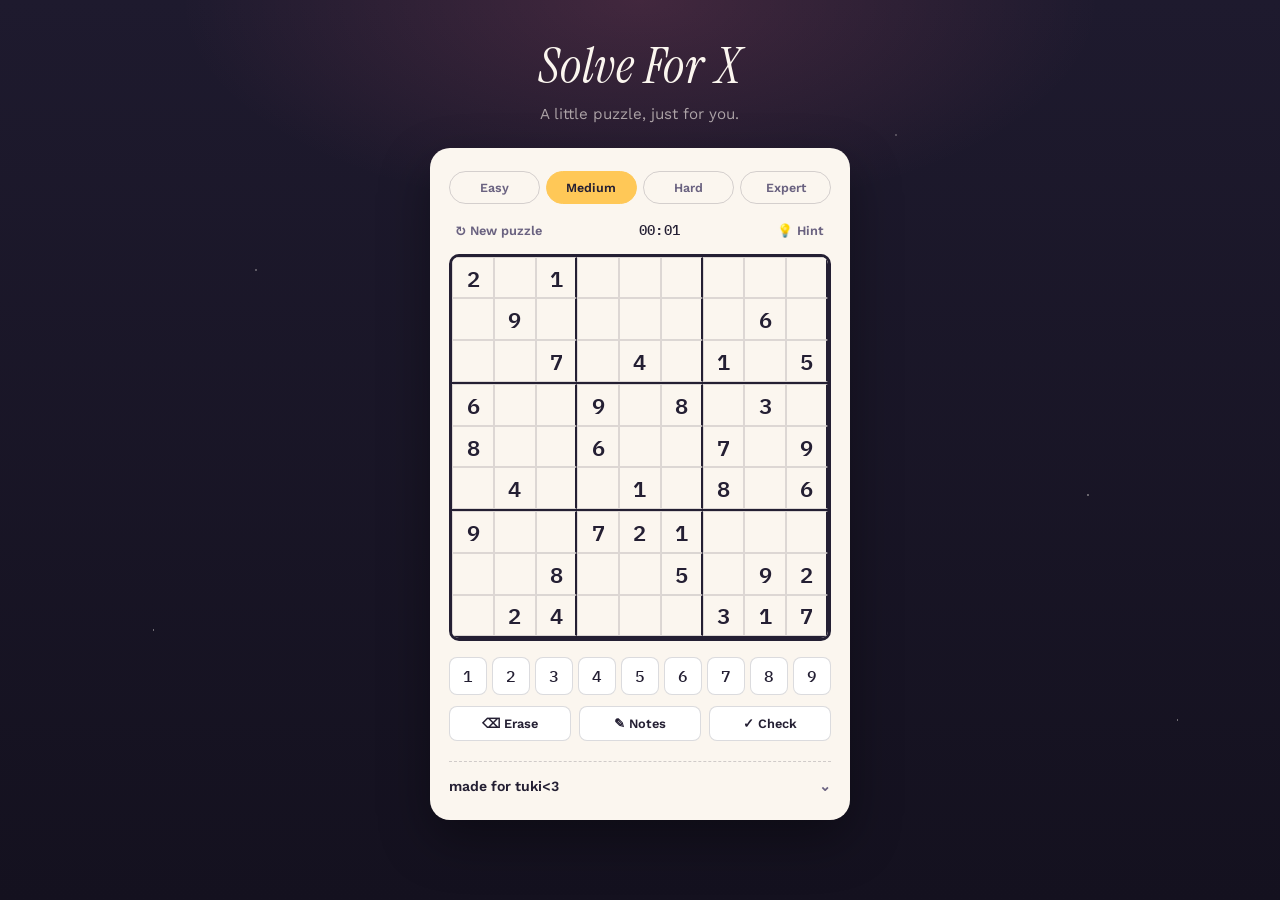
<file: index.html>
<!DOCTYPE html>
<html lang="en">
<head>
<meta charset="UTF-8">
<meta name="viewport" content="width=device-width, initial-scale=1, viewport-fit=cover">
<title>Solve For X — a puzzle for you</title>
<link rel="preconnect" href="https://fonts.googleapis.com">
<link rel="preconnect" href="https://fonts.gstatic.com" crossorigin>
<link href="https://fonts.googleapis.com/css2?family=IBM+Plex+Mono:wght@400;500;600&family=Instrument+Serif:ital@0;1&family=Work+Sans:wght@400;500;600;700&display=swap" rel="stylesheet">
<style>
  :root{
    --ink:#1E1A2E;
    --ink-2:#14111F;
    --paper:#FBF6EF;
    --paper-2:#F1E8D8;
    --blossom:#FF6F91;
    --blossom-dark:#E24E6B;
    --marigold:#FFC857;
    --violet:#8C7AA6;
    --text:#241F33;
    --text-soft:#6A6280;
    --entered:#4A3F73;
  }
  *{box-sizing:border-box;}
  html,body{margin:0;padding:0;}
  body{
    min-height:100vh;
    background:
      radial-gradient(ellipse 60% 40% at 50% 0%, rgba(255,111,145,0.16), transparent 60%),
      radial-gradient(1px 1px at 20% 30%, rgba(251,246,239,0.5) 50%, transparent),
      radial-gradient(1px 1px at 70% 15%, rgba(251,246,239,0.4) 50%, transparent),
      radial-gradient(1.5px 1.5px at 85% 55%, rgba(251,246,239,0.35) 50%, transparent),
      radial-gradient(1px 1px at 12% 70%, rgba(251,246,239,0.4) 50%, transparent),
      radial-gradient(1.5px 1.5px at 45% 85%, rgba(251,246,239,0.3) 50%, transparent),
      radial-gradient(1px 1px at 92% 80%, rgba(251,246,239,0.4) 50%, transparent),
      linear-gradient(180deg, var(--ink), var(--ink-2));
    background-attachment:fixed;
    font-family:'Work Sans', sans-serif;
    color:var(--paper);
    display:flex;
    flex-direction:column;
    align-items:center;
    padding:2rem 1rem 4rem;
  }

  header{
    text-align:center;
    margin-bottom:1.6rem;
    max-width:420px;
  }
  h1{
    font-family:'Instrument Serif', serif;
    font-style:italic;
    font-weight:400;
    font-size:clamp(2.4rem, 8vw, 3.2rem);
    margin:0 0 .35rem;
    letter-spacing:.01em;
  }
  header p{
    margin:0;
    color:rgba(251,246,239,0.62);
    font-size:.95rem;
  }

  .stage{
    position:relative;
    width:100%;
    max-width:420px;
  }

  /* ---- tucked note (signature element) ---- */
  .tucked-note{
    display:none;
    position:relative;
    background:#FFFDF6;
    color:var(--text);
    font-family:'Instrument Serif', serif;
    font-size:1.05rem;
    line-height:1.4;
    padding:.9rem 1.1rem 1.3rem;
    margin:0 1.2rem -1.1rem;
    transform:rotate(-2deg);
    box-shadow:0 10px 24px rgba(0,0,0,0.28);
    border-radius:2px;
    z-index:2;
  }
  .tucked-note.show{display:block;}
  .tucked-note::before{
    content:"";
    position:absolute;
    top:-10px; left:50%;
    transform:translateX(-50%) rotate(-4deg);
    width:56px; height:20px;
    background:rgba(255,200,87,0.55);
    border:1px solid rgba(255,200,87,0.7);
  }
  .tucked-note .label{
    display:block;
    font-family:'Work Sans', sans-serif;
    font-size:.66rem;
    text-transform:uppercase;
    letter-spacing:.14em;
    color:var(--blossom-dark);
    margin-bottom:.3rem;
    font-style:normal;
    font-weight:600;
  }

  .card{
    position:relative;
    background:var(--paper);
    border-radius:20px;
    padding:1.4rem 1.2rem 1.6rem;
    box-shadow:0 20px 50px rgba(0,0,0,0.35);
    z-index:1;
  }

  /* difficulty pills */
  .pills{
    display:grid;
    grid-template-columns:repeat(4,1fr);
    gap:.4rem;
    margin-bottom:1rem;
  }
  .pill{
    font-family:'Work Sans', sans-serif;
    font-size:.78rem;
    font-weight:600;
    padding:.5rem .3rem;
    border-radius:999px;
    border:1.5px solid rgba(36,31,51,0.18);
    background:transparent;
    color:var(--text-soft);
    cursor:pointer;
    transition:background .15s ease, color .15s ease, border-color .15s ease;
  }
  .pill.active{
    background:var(--marigold);
    border-color:var(--marigold);
    color:var(--text);
  }
  .pill:focus-visible, button:focus-visible, textarea:focus-visible, input:focus-visible{
    outline:2px solid var(--blossom);
    outline-offset:2px;
  }

  /* meta row */
  .meta-row{
    display:flex;
    align-items:center;
    justify-content:space-between;
    margin-bottom:.8rem;
    font-family:'IBM Plex Mono', monospace;
    font-size:.85rem;
    color:var(--text-soft);
  }
  .meta-row .timer{
    color:var(--text);
    font-weight:500;
    letter-spacing:.02em;
  }
  .icon-btn{
    background:none;
    border:none;
    cursor:pointer;
    color:var(--text-soft);
    font-family:'Work Sans', sans-serif;
    font-size:.8rem;
    font-weight:600;
    display:flex;
    align-items:center;
    gap:.3rem;
    padding:.2rem .4rem;
  }
  .icon-btn:hover{color:var(--blossom-dark);}

  /* grid */
  .grid-wrap{
    position:relative;
  }
  .grid{
    display:flex;
    flex-direction:column;
    border:3px solid var(--text);
    border-radius:10px;
    overflow:hidden;
    background:var(--paper);
  }
  .row{display:grid; grid-template-columns:repeat(9,1fr);}
  .row:nth-child(3n){border-bottom:2px solid var(--text);}
  .cell{
    aspect-ratio:1;
    display:flex;
    align-items:center;
    justify-content:center;
    border:1px solid rgba(36,31,51,0.14);
    font-family:'IBM Plex Mono', monospace;
    font-size:clamp(1rem, 4.6vw, 1.35rem);
    color:var(--text);
    font-weight:600;
    background:var(--paper);
    cursor:pointer;
    user-select:none;
    position:relative;
    transition:background .1s ease;
  }
  .cell:nth-child(3n){border-right:2px solid var(--text);}
  .cell.given{color:var(--text);}
  .cell.entered{color:var(--entered); font-weight:500;}
  .cell.peer{background:var(--paper-2);}
  .cell.selected{background:rgba(255,200,87,0.55);}
  .cell.same-value{background:rgba(255,111,145,0.20);}
  .cell.selected.same-value{background:rgba(255,200,87,0.6);}
  .cell.conflict{color:var(--blossom-dark); outline:2px solid var(--blossom-dark); outline-offset:-2px; z-index:1;}
  .cell.hinted{animation:pop .3s ease;}
  .cell.shake{animation:shake .32s ease;}
  @keyframes pop{0%{transform:scale(1.35);}100%{transform:scale(1);}}
  @keyframes shake{
    0%,100%{transform:translateX(0);}
    25%{transform:translateX(-3px);}
    75%{transform:translateX(3px);}
  }

  .notes-grid{
    display:grid;
    grid-template-columns:repeat(3,1fr);
    grid-template-rows:repeat(3,1fr);
    width:88%; height:88%;
  }
  .notes-grid span{
    font-family:'IBM Plex Mono', monospace;
    font-size:.55rem;
    font-weight:500;
    color:var(--violet);
    display:flex; align-items:center; justify-content:center;
  }

  .grid-overlay{
    position:absolute; inset:0;
    background:rgba(251,246,239,0.92);
    display:none;
    align-items:center; justify-content:center;
    border-radius:10px;
    font-family:'Work Sans', sans-serif;
    font-weight:600;
    color:var(--text-soft);
    font-size:.9rem;
    letter-spacing:.02em;
  }
  .grid-overlay.show{display:flex;}

  /* number pad */
  .pad{
    display:grid;
    grid-template-columns:repeat(9,1fr);
    gap:.35rem;
    margin-top:1rem;
  }
  .pad button{
    aspect-ratio:1;
    border-radius:8px;
    border:1.5px solid rgba(36,31,51,0.16);
    background:#fff;
    color:var(--text);
    font-family:'IBM Plex Mono', monospace;
    font-size:1rem;
    font-weight:500;
    cursor:pointer;
  }
  .pad button:active{background:var(--paper-2);}

  .actions{
    display:grid;
    grid-template-columns:repeat(3,1fr);
    gap:.5rem;
    margin-top:.7rem;
  }
  .actions button{
    padding:.55rem .4rem;
    border-radius:8px;
    border:1.5px solid rgba(36,31,51,0.16);
    background:#fff;
    color:var(--text);
    font-family:'Work Sans', sans-serif;
    font-size:.8rem;
    font-weight:600;
    cursor:pointer;
  }
  .actions button.on{background:var(--blossom); border-color:var(--blossom); color:#fff;}

  /* personalize panel */
  .tuck-image{
    display:block;
    width:100%;
    max-width:220px;
    margin:0.4rem auto 0.2rem;
    border-radius:14px;
    box-shadow:0 10px 24px rgba(0,0,0,0.18);
  }

  .personalize{
    margin-top:1.3rem;
    border-top:1px dashed rgba(36,31,51,0.2);
    padding-top:1rem;
  }
  .personalize-toggle{
    width:100%;
    background:none;
    border:none;
    text-align:left;
    font-family:'Work Sans', sans-serif;
    font-weight:600;
    font-size:.88rem;
    color:var(--text);
    cursor:pointer;
    display:flex;
    align-items:center;
    justify-content:space-between;
    padding:0;
  }
  .personalize-toggle .chev{transition:transform .2s ease; color:var(--text-soft);}
  .personalize-toggle.open .chev{transform:rotate(180deg);}
  .personalize-body{
    display:none;
    margin-top:.8rem;
  }
  .personalize-body.show{display:block;}
  .personalize-body textarea{
    width:100%;
    min-height:70px;
    resize:none;
    border-radius:10px;
    border:1.5px solid rgba(36,31,51,0.18);
    padding:.6rem .7rem;
    font-family:'Instrument Serif', serif;
    font-size:1rem;
    color:var(--text);
    background:#fff;
  }
  .char-count{
    text-align:right;
    font-size:.72rem;
    color:var(--text-soft);
    margin:.25rem 0 .7rem;
    font-family:'IBM Plex Mono', monospace;
  }
  .download-btn{
    width:100%;
    padding:.75rem;
    border-radius:10px;
    border:none;
    background:var(--blossom);
    color:#fff;
    font-family:'Work Sans', sans-serif;
    font-weight:700;
    font-size:.92rem;
    cursor:pointer;
  }
  .download-btn:hover{background:var(--blossom-dark);}
  .hint-text{
    font-size:.74rem;
    color:var(--text-soft);
    margin-top:.6rem;
    line-height:1.4;
  }

  .sent-flag{
    display:none;
    text-align:center;
    font-family:'Work Sans', sans-serif;
    font-size:.78rem;
    font-weight:600;
    color:rgba(251,246,239,0.55);
    margin-top:1rem;
    letter-spacing:.02em;
  }
  .sent-flag.show{display:block;}

  /* win overlay */
  .win-overlay{
    position:fixed; inset:0;
    background:rgba(20,17,31,0.78);
    display:none;
    align-items:center;
    justify-content:center;
    padding:1.5rem;
    z-index:20;
  }
  .win-overlay.show{display:flex;}
  .win-card{
    background:var(--paper);
    border-radius:18px;
    padding:2rem 1.6rem;
    max-width:340px;
    text-align:center;
    box-shadow:0 20px 60px rgba(0,0,0,0.4);
  }
  .win-card h2{
    font-family:'Instrument Serif', serif;
    font-style:italic;
    font-weight:400;
    font-size:2.1rem;
    color:var(--text);
    margin:0 0 .4rem;
  }
  .win-card p{
    color:var(--text-soft);
    font-size:.9rem;
    margin:0 0 1.3rem;
  }
  .win-card .stats{
    font-family:'IBM Plex Mono', monospace;
    color:var(--text);
    font-size:1rem;
    margin-bottom:1.3rem;
  }
  .win-card button{
    width:100%;
    padding:.7rem;
    border-radius:10px;
    border:none;
    background:var(--text);
    color:var(--paper);
    font-family:'Work Sans', sans-serif;
    font-weight:700;
    font-size:.9rem;
    cursor:pointer;
    margin-top:.5rem;
  }

  footer{
    margin-top:1.6rem;
    font-size:.72rem;
    color:rgba(251,246,239,0.35);
    text-align:center;
  }

  @media (prefers-reduced-motion: reduce){
    *{animation:none !important; transition:none !important;}
  }

  .noscript-msg{
    max-width:340px;
    margin:3rem auto;
    background:var(--paper);
    color:var(--text);
    border-radius:16px;
    padding:1.6rem;
    text-align:center;
    box-shadow:0 20px 50px rgba(0,0,0,0.35);
    font-family:'Work Sans', sans-serif;
    font-size:.92rem;
    line-height:1.5;
  }
  .noscript-msg strong{display:block; font-family:'Instrument Serif', serif; font-style:italic; font-size:1.5rem; margin-bottom:.5rem;}
</style>
</head>
<body>

  <noscript>
    <div class="noscript-msg">
      <strong>Almost there</strong>
      This is a preview, not the puzzle. Tap the Share icon and choose "Open in Safari" (or "Open in Browser") to play.
    </div>
  </noscript>

  <header>
    <h1>Solve For X</h1>
    <p id="subtitle">A little puzzle, just for you.</p>
  </header>

  <div class="stage">
    <div class="tucked-note" id="tuckedNote">
      <span class="label">for you</span>
      <span id="tuckedNoteText"></span>
    </div>

    <div class="card">
      <div class="pills" id="pills">
        <button class="pill" data-diff="easy">Easy</button>
        <button class="pill" data-diff="medium">Medium</button>
        <button class="pill" data-diff="hard">Hard</button>
        <button class="pill" data-diff="expert">Expert</button>
      </div>

      <div class="meta-row">
        <button class="icon-btn" id="newPuzzleBtn">↻ New puzzle</button>
        <span class="timer" id="timer">00:00</span>
        <button class="icon-btn" id="hintBtn">💡 Hint</button>
      </div>

      <div class="grid-wrap">
        <div class="grid" id="grid"></div>
        <div class="grid-overlay" id="gridOverlay">shuffling the numbers…</div>
      </div>

      <div class="pad" id="pad"></div>

      <div class="actions">
        <button id="eraseBtn">⌫ Erase</button>
        <button id="notesBtn">✎ Notes</button>
        <button id="checkBtn">✓ Check</button>
      </div>

      <div class="personalize">
        <button class="personalize-toggle" id="personalizeToggle">
          <span>made for tuki&lt;3</span>
          <span class="chev">⌄</span>
        </button>
        <div class="personalize-body" id="personalizeBody">
          <img class="tuck-image" src="[data-uri]" alt="a little something tucked in">
        </div>
      </div>
    </div>

    <p class="sent-flag" id="sentFlag">someone made this puzzle for you 💌</p>
  </div>



  <div class="win-overlay" id="winOverlay">
    <div class="win-card">
      <h2>Solved.</h2>
      <p id="winMessage">Nicely done.</p>
      <div class="stats" id="winStats"></div>
      <button id="playAgainBtn">Play another</button>
    </div>
  </div>

  <script id="embed-data" type="application/json">{}</script>
  <script>
  (function(){
    "use strict";

    /* ---------------- sudoku engine ---------------- */
    function emptyBoard(){return Array.from({length:9},()=>Array(9).fill(0));}
    function shuffle(arr){for(let i=arr.length-1;i>0;i--){const j=Math.floor(Math.random()*(i+1));[arr[i],arr[j]]=[arr[j],arr[i]];}return arr;}

    function isValid(board,r,c,n){
      for(let i=0;i<9;i++){
        if(i!==c && board[r][i]===n) return false;
        if(i!==r && board[i][c]===n) return false;
      }
      const br=Math.floor(r/3)*3, bc=Math.floor(c/3)*3;
      for(let i=0;i<3;i++) for(let j=0;j<3;j++){
        const rr=br+i, cc=bc+j;
        if((rr!==r||cc!==c) && board[rr][cc]===n) return false;
      }
      return true;
    }

    function generateSolved(){
      const board = emptyBoard();
      function fill(pos){
        if(pos===81) return true;
        const r=Math.floor(pos/9), c=pos%9;
        const nums = shuffle([1,2,3,4,5,6,7,8,9]);
        for(const n of nums){
          if(isValid(board,r,c,n)){
            board[r][c]=n;
            if(fill(pos+1)) return true;
            board[r][c]=0;
          }
        }
        return false;
      }
      fill(0);
      return board;
    }

    function popcount(mask){let c=0;while(mask){c+=mask&1;mask>>=1;}return c;}

    function countSolutions(board, limit){
      let count=0;
      const b = board.map(row=>row.slice());
      function candidateMask(r,c){
        let mask=0;
        for(let n=1;n<=9;n++){ if(isValid(b,r,c,n)) mask |= (1<<n); }
        return mask;
      }
      function solve(){
        if(count>=limit) return;
        let bestR=-1,bestC=-1,bestMask=0,bestN=10;
        outer:
        for(let r=0;r<9;r++){
          for(let c=0;c<9;c++){
            if(b[r][c]===0){
              const mask=candidateMask(r,c);
              const n=popcount(mask);
              if(n===0) return;
              if(n<bestN){
                bestN=n; bestMask=mask; bestR=r; bestC=c;
                if(n===1) break outer;
              }
            }
          }
        }
        if(bestR===-1){ count++; return; }
        for(let d=1; d<=9; d++){
          if(bestMask & (1<<d)){
            b[bestR][bestC]=d;
            solve();
            b[bestR][bestC]=0;
            if(count>=limit) return;
          }
        }
      }
      solve();
      return count;
    }

    function makePuzzle(solved, targetClues){
      const puzzle = solved.map(row=>row.slice());
      let clues = 81;
      let passes = 0;
      while(clues > targetClues && passes < 3){
        const filled = [];
        for(let r=0;r<9;r++) for(let c=0;c<9;c++) if(puzzle[r][c]!==0) filled.push([r,c]);
        shuffle(filled);
        let removedThisPass = 0;
        for(const [r,c] of filled){
          if(clues<=targetClues) break;
          const backup = puzzle[r][c];
          puzzle[r][c]=0;
          const solutions = countSolutions(puzzle,2);
          if(solutions!==1){
            puzzle[r][c]=backup;
          } else {
            clues--; removedThisPass++;
          }
        }
        passes++;
        if(removedThisPass===0) break;
      }
      return {puzzle, clues};
    }

    const DIFF_TARGETS = {easy:40, medium:33, hard:27, expert:22};

    /* ---------------- state ---------------- */
    const state = {
      difficulty:'medium',
      clues:null, solution:null, values:null, notes:null,
      selected:null, notesMode:false, hints:0,
      startTime:null, timerInterval:null, elapsedFrozen:0,
      note:'', recipientMode:false
    };

    /* ---------------- dom refs ---------------- */
    const gridEl = document.getElementById('grid');
    const gridOverlay = document.getElementById('gridOverlay');
    const padEl = document.getElementById('pad');
    const pillsEl = document.getElementById('pills');
    const timerEl = document.getElementById('timer');
    const tuckedNote = document.getElementById('tuckedNote');
    const tuckedNoteText = document.getElementById('tuckedNoteText');
    const sentFlag = document.getElementById('sentFlag');
    const subtitle = document.getElementById('subtitle');
    const winOverlay = document.getElementById('winOverlay');
    const winStats = document.getElementById('winStats');

    /* ---------------- render ---------------- */
    function buildGridDom(){
      gridEl.innerHTML='';
      for(let r=0;r<9;r++){
        const row = document.createElement('div');
        row.className='row';
        for(let c=0;c<9;c++){
          const cell = document.createElement('div');
          cell.className='cell';
          cell.dataset.r=r; cell.dataset.c=c;
          cell.tabIndex=0;
          cell.addEventListener('click', ()=>selectCell(r,c));
          row.appendChild(cell);
        }
        gridEl.appendChild(row);
      }
    }

    function buildPadDom(){
      padEl.innerHTML='';
      for(let d=1; d<=9; d++){
        const btn = document.createElement('button');
        btn.textContent = d;
        btn.addEventListener('click', ()=>inputDigit(d));
        padEl.appendChild(btn);
      }
    }

    function cellEl(r,c){ return gridEl.children[r].children[c]; }

    function render(){
      for(let r=0;r<9;r++){
        for(let c=0;c<9;c++){
          const el = cellEl(r,c);
          const given = state.clues[r][c];
          const val = state.values[r][c];
          el.className='cell';
          el.innerHTML='';
          if(given!==0){
            el.classList.add('given');
            el.textContent = given;
          } else if(val!==0){
            el.classList.add('entered');
            el.textContent = val;
            if(val !== state.solution[r][c]) el.classList.add('conflict');
          } else if(state.notes[r][c].size>0){
            const ng = document.createElement('div');
            ng.className='notes-grid';
            for(let n=1;n<=9;n++){
              const span = document.createElement('span');
              span.textContent = state.notes[r][c].has(n) ? n : '';
              ng.appendChild(span);
            }
            el.appendChild(ng);
          }
        }
      }
      applyHighlights();
      // difficulty pills
      [...pillsEl.children].forEach(p=>p.classList.toggle('active', p.dataset.diff===state.difficulty));
      document.getElementById('notesBtn').classList.toggle('on', state.notesMode);
    }

    function applyHighlights(){
      for(let r=0;r<9;r++) for(let c=0;c<9;c++) cellEl(r,c).classList.remove('peer','selected','same-value');
      if(!state.selected) return;
      const {r:sr,c:sc} = state.selected;
      const selVal = state.values[sr][sc] || state.clues[sr][sc];
      const br=Math.floor(sr/3)*3, bc=Math.floor(sc/3)*3;
      for(let r=0;r<9;r++){
        for(let c=0;c<9;c++){
          const sameRow = r===sr, sameCol = c===sc;
          const sameBox = r>=br && r<br+3 && c>=bc && c<bc+3;
          if(sameRow||sameCol||sameBox) cellEl(r,c).classList.add('peer');
          if(selVal){
            const v = state.values[r][c] || state.clues[r][c];
            if(v===selVal) cellEl(r,c).classList.add('same-value');
          }
        }
      }
      cellEl(sr,sc).classList.add('selected');
    }

    /* ---------------- interaction ---------------- */
    function selectCell(r,c){
      state.selected = {r,c};
      applyHighlights();
    }

    function inputDigit(d){
      if(!state.selected) return;
      const {r,c} = state.selected;
      if(state.clues[r][c]!==0) return; // can't edit givens
      if(state.notesMode){
        if(state.notes[r][c].has(d)) state.notes[r][c].delete(d);
        else state.notes[r][c].add(d);
        state.values[r][c]=0;
      } else {
        state.values[r][c]=d;
        state.notes[r][c].clear();
        if(d !== state.solution[r][c]){
          render();
          const el = cellEl(r,c);
          el.classList.add('shake');
          setTimeout(()=>el.classList.remove('shake'), 320);
        }
      }
      render();
      checkWin();
    }

    function clearCell(){
      if(!state.selected) return;
      const {r,c} = state.selected;
      if(state.clues[r][c]!==0) return;
      state.values[r][c]=0;
      state.notes[r][c].clear();
      render();
    }

    function giveHint(){
      let target = state.selected;
      if(!target || state.clues[target.r][target.c]!==0 || state.values[target.r][target.c]===state.solution[target.r][target.c]){
        outer:
        for(let r=0;r<9;r++) for(let c=0;c<9;c++){
          if(state.clues[r][c]===0 && state.values[r][c] !== state.solution[r][c]){
            target = {r,c}; break outer;
          }
        }
      }
      if(!target) return;
      const {r,c} = target;
      if(state.clues[r][c]!==0) return;
      state.values[r][c] = state.solution[r][c];
      state.notes[r][c].clear();
      state.hints++;
      state.selected = target;
      render();
      cellEl(r,c).classList.add('hinted');
      setTimeout(()=>cellEl(r,c).classList.remove('hinted'), 300);
      checkWin();
    }

    function checkWin(){
      for(let r=0;r<9;r++) for(let c=0;c<9;c++){
        const v = state.values[r][c] || state.clues[r][c];
        if(v !== state.solution[r][c]) return false;
      }
      onWin();
      return true;
    }

    function onWin(){
      stopTimer();
      const t = state.elapsedFrozen;
      const mm = String(Math.floor(t/60)).padStart(2,'0');
      const ss = String(t%60).padStart(2,'0');
      const diffLabel = state.difficulty[0].toUpperCase()+state.difficulty.slice(1);
      winStats.textContent = `${diffLabel} · ${mm}:${ss} · ${state.hints} hint${state.hints===1?'':'s'}`;
      winOverlay.classList.add('show');
    }

    /* ---------------- timer ---------------- */
    function startTimer(){
      stopTimer();
      state.startTime = Date.now();
      state.timerInterval = setInterval(()=>{
        state.elapsedFrozen = Math.floor((Date.now()-state.startTime)/1000);
        const mm = String(Math.floor(state.elapsedFrozen/60)).padStart(2,'0');
        const ss = String(state.elapsedFrozen%60).padStart(2,'0');
        timerEl.textContent = `${mm}:${ss}`;
      }, 1000);
    }
    function stopTimer(){
      if(state.timerInterval) clearInterval(state.timerInterval);
      state.timerInterval=null;
    }

    /* ---------------- puzzle lifecycle ---------------- */
    function loadPuzzle(clues, solution, difficulty){
      state.clues = clues.map(row=>row.slice());
      state.solution = solution.map(row=>row.slice());
      state.values = clues.map(row=>row.slice());
      state.notes = Array.from({length:9},()=>Array.from({length:9},()=>new Set()));
      state.difficulty = difficulty;
      state.selected = null;
      state.hints = 0;
      state.elapsedFrozen = 0;
      timerEl.textContent = '00:00';
      winOverlay.classList.remove('show');
      render();
      startTimer();
    }

    function newPuzzle(difficulty){
      state.difficulty = difficulty;
      gridOverlay.classList.add('show');
      setTimeout(()=>{
        const solved = generateSolved();
        const target = DIFF_TARGETS[difficulty] ?? 33;
        const {puzzle} = makePuzzle(solved, target);
        gridOverlay.classList.remove('show');
        loadPuzzle(puzzle, solved, difficulty);
      }, 30);
    }

    /* ---------------- personalize / share ---------------- */
    const personalizeToggle = document.getElementById('personalizeToggle');
    const personalizeBody = document.getElementById('personalizeBody');

    personalizeToggle.addEventListener('click', ()=>{
      const open = personalizeBody.classList.toggle('show');
      personalizeToggle.classList.toggle('open', open);
    });

    /* ---------------- controls ---------------- */
    pillsEl.addEventListener('click', (e)=>{
      const btn = e.target.closest('.pill');
      if(!btn) return;
      newPuzzle(btn.dataset.diff);
    });
    document.getElementById('newPuzzleBtn').addEventListener('click', ()=>newPuzzle(state.difficulty));
    document.getElementById('eraseBtn').addEventListener('click', clearCell);
    document.getElementById('hintBtn').addEventListener('click', giveHint);
    document.getElementById('notesBtn').addEventListener('click', ()=>{
      state.notesMode = !state.notesMode;
      render();
    });
    document.getElementById('checkBtn').addEventListener('click', ()=>{
      for(let r=0;r<9;r++) for(let c=0;c<9;c++) cellEl(r,c).classList.remove('conflict');
      let anyFilled=false;
      for(let r=0;r<9;r++) for(let c=0;c<9;c++){
        if(state.values[r][c]!==0){
          anyFilled=true;
          if(state.values[r][c] !== state.solution[r][c]) cellEl(r,c).classList.add('conflict');
        }
      }
      if(!anyFilled) return;
    });
    document.getElementById('playAgainBtn').addEventListener('click', ()=>{
      winOverlay.classList.remove('show');
      newPuzzle(state.difficulty);
    });

    document.addEventListener('keydown', (e)=>{
      if(!state.selected){
        if(['ArrowUp','ArrowDown','ArrowLeft','ArrowRight'].includes(e.key)){
          state.selected = {r:0,c:0}; render();
        }
        return;
      }
      let {r,c} = state.selected;
      if(e.key==='ArrowUp'){ r=Math.max(0,r-1); e.preventDefault(); }
      else if(e.key==='ArrowDown'){ r=Math.min(8,r+1); e.preventDefault(); }
      else if(e.key==='ArrowLeft'){ c=Math.max(0,c-1); e.preventDefault(); }
      else if(e.key==='ArrowRight'){ c=Math.min(8,c+1); e.preventDefault(); }
      else if(e.key>='1' && e.key<='9'){ inputDigit(parseInt(e.key,10)); return; }
      else if(e.key==='Backspace' || e.key==='Delete' || e.key==='0'){ clearCell(); return; }
      else if(e.key.toLowerCase()==='n'){ state.notesMode=!state.notesMode; render(); return; }
      else { return; }
      state.selected = {r,c};
      applyHighlights();
    });

    /* ---------------- boot ---------------- */
    buildGridDom();
    buildPadDom();

    let embedded = null;
    try{
      embedded = JSON.parse(document.getElementById('embed-data').textContent);
    }catch(e){ embedded = null; }

    if(embedded && embedded.puzzle && embedded.solution){
      state.recipientMode = true;
      subtitle.textContent = 'Someone made this one for you.';
      if(embedded.note && embedded.note.trim()){
        tuckedNoteText.textContent = embedded.note;
        tuckedNote.classList.add('show');
        state.note = embedded.note;
      }
      sentFlag.classList.add('show');
      loadPuzzle(embedded.puzzle, embedded.solution, embedded.difficulty || 'medium');
    } else {
      newPuzzle('medium');
    }
  })();
  </script>
</body>
</html>
</file>
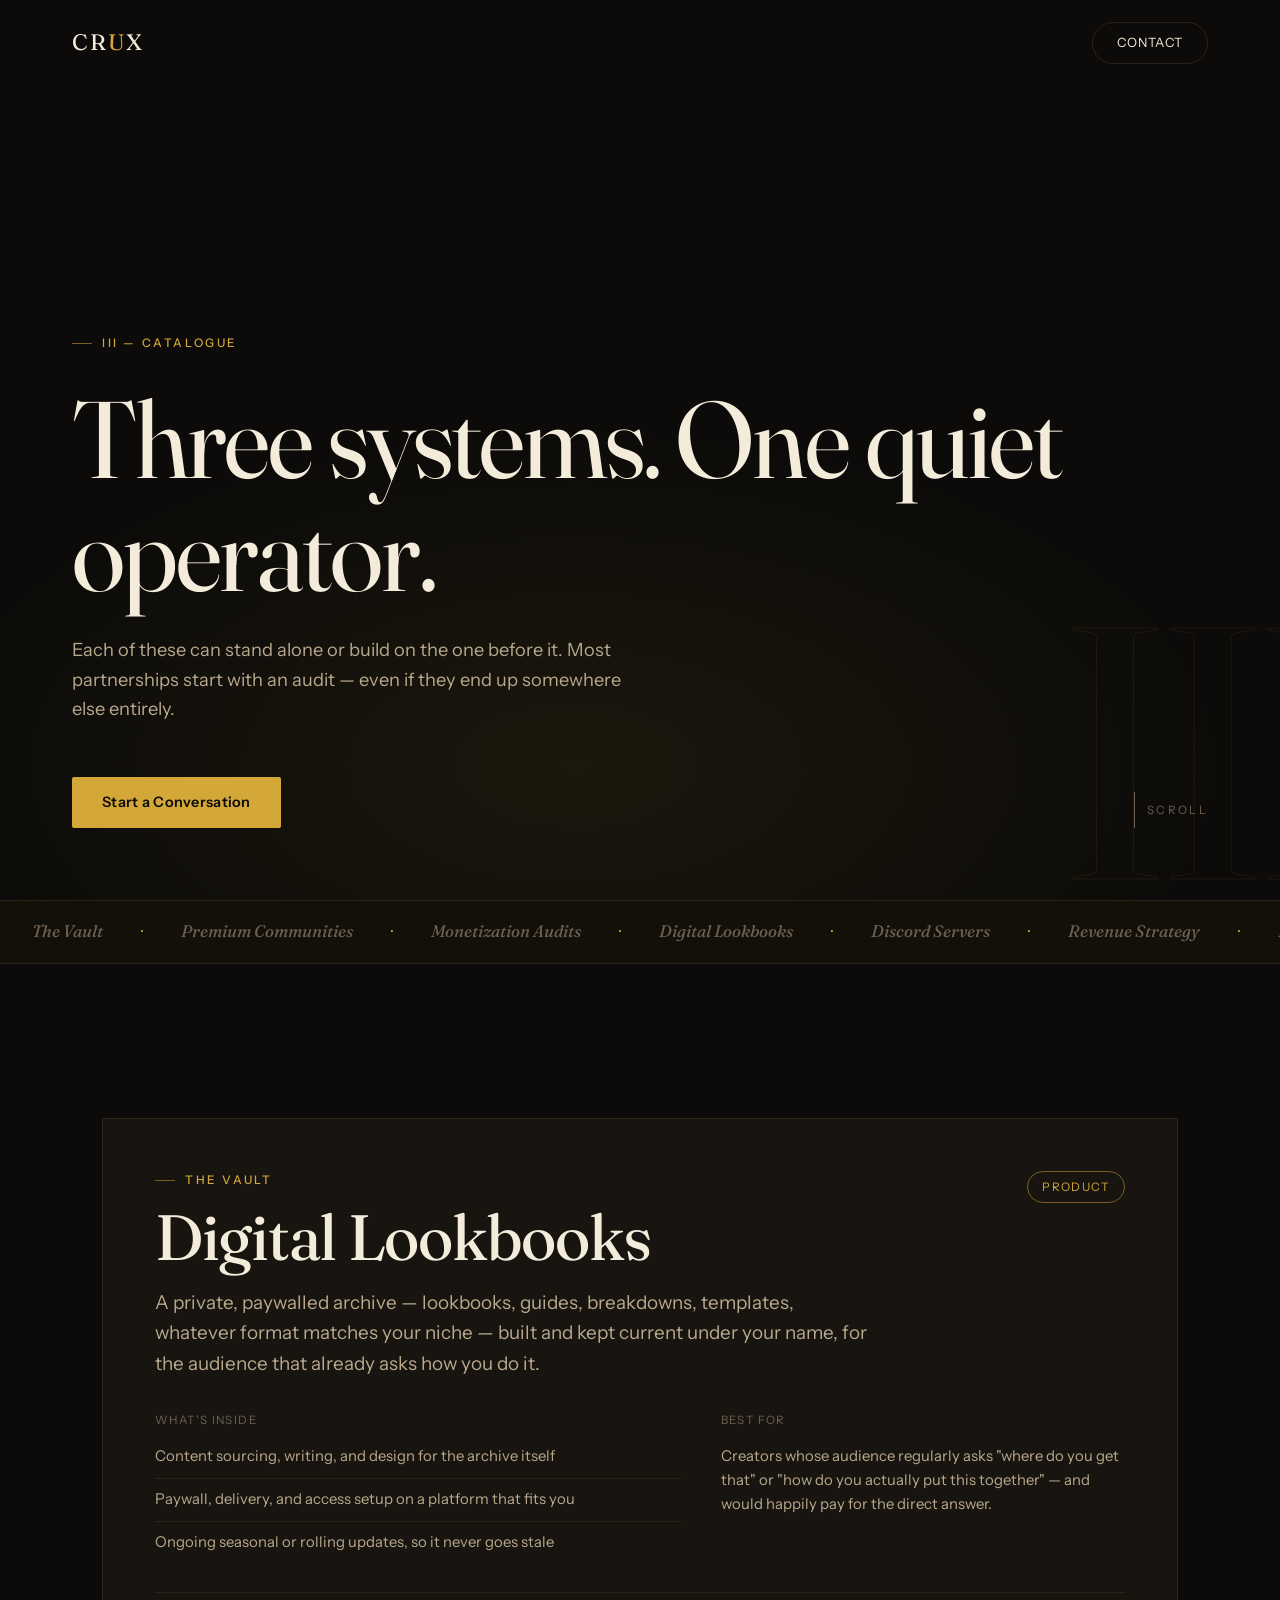
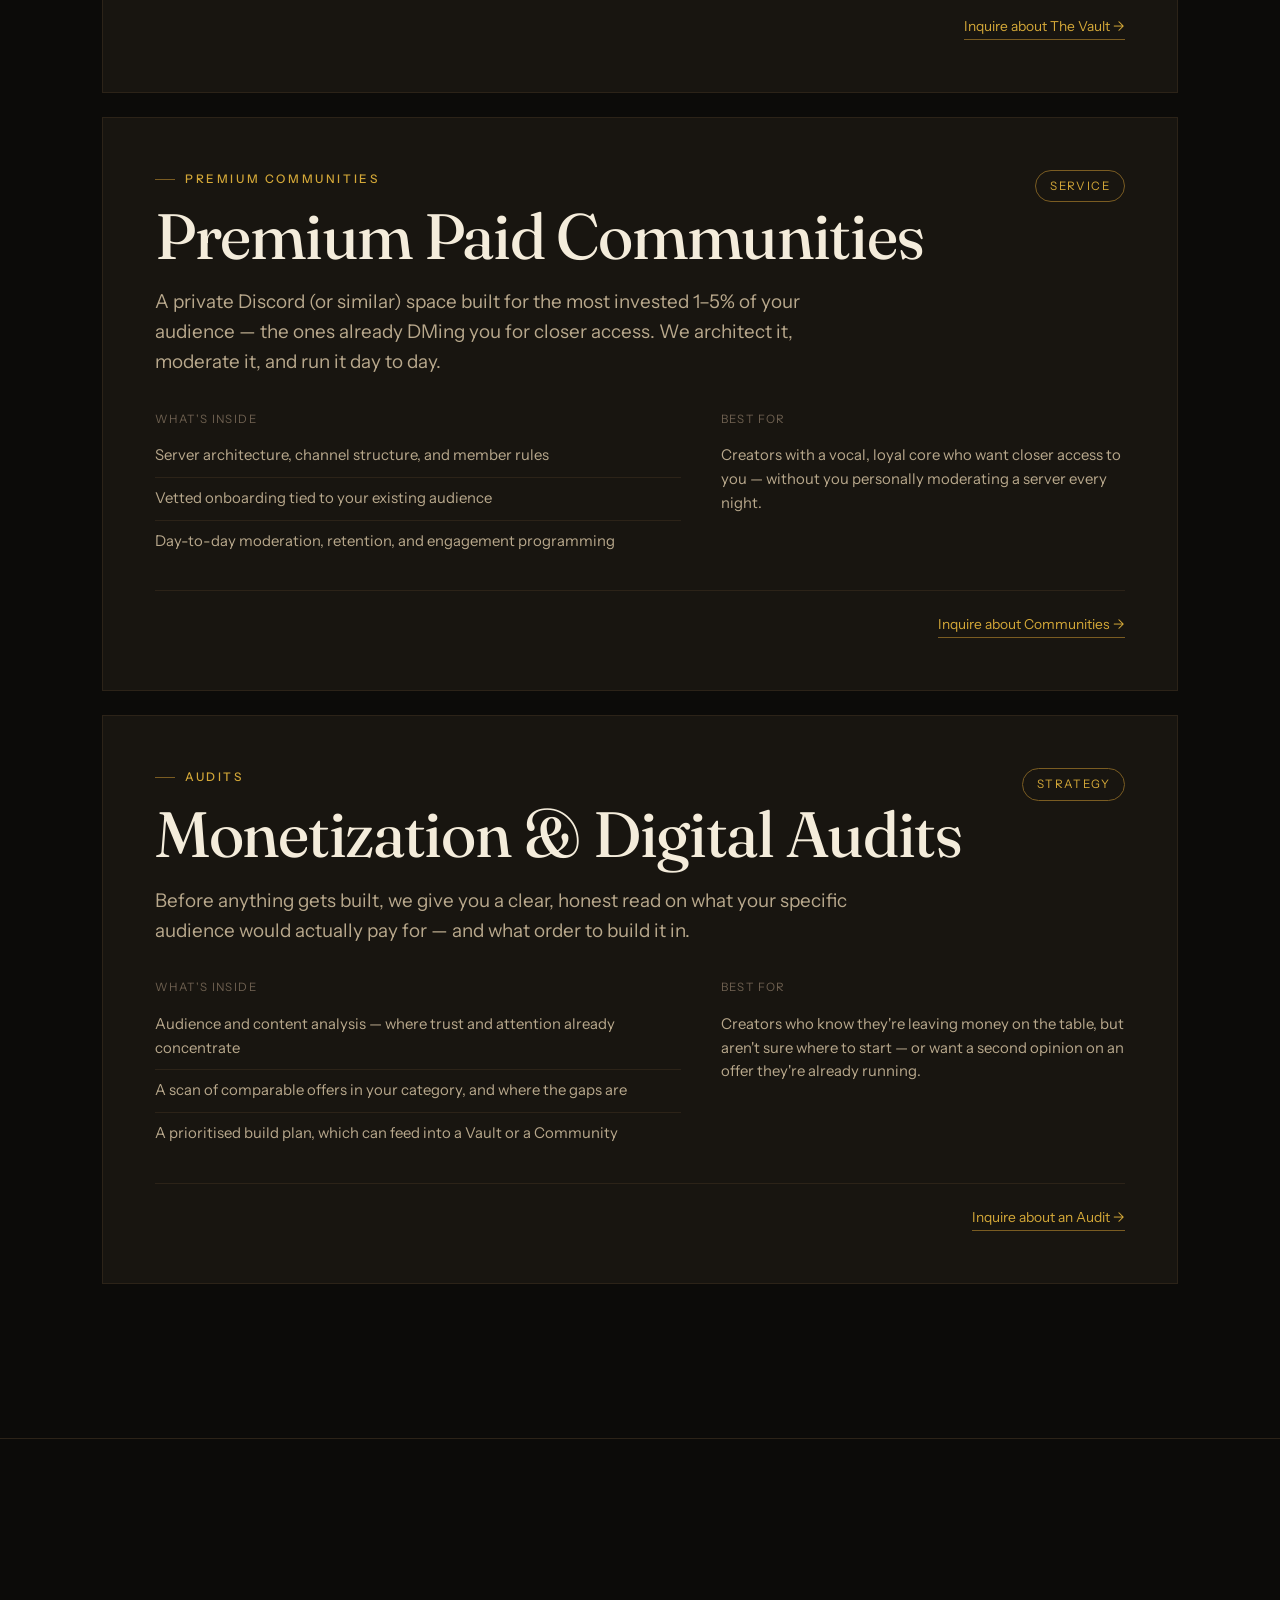
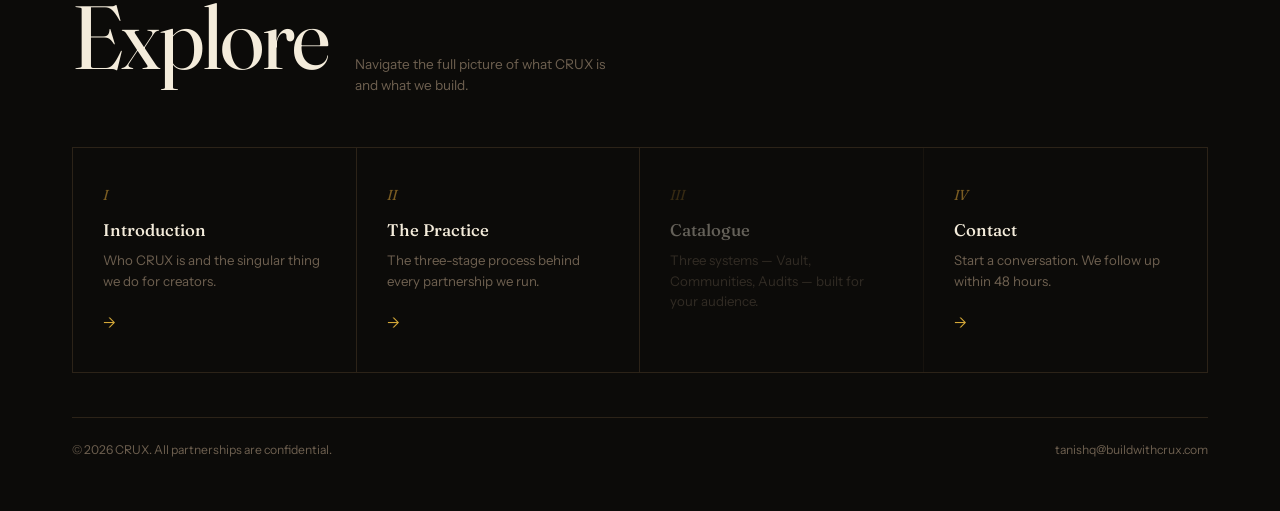
<file: catalogue.html>
<!DOCTYPE html>
<html lang="en">
<head>
  <meta charset="UTF-8" />
  <meta name="viewport" content="width=device-width, initial-scale=1.0" />
  <title>Catalogue — CRUX</title>
  <meta name="description" content="The Vault, Premium Paid Communities, and Monetization & Digital Audits — what CRUX builds for creators." />
  <link rel="preconnect" href="https://fonts.googleapis.com" />
  <link rel="preconnect" href="https://fonts.gstatic.com" crossorigin />
  <link href="https://fonts.googleapis.com/css2?family=Fraunces:ital,opsz,wght@0,9..144,350;0,9..144,450;0,9..144,500;0,9..144,600;1,9..144,450;1,9..144,500&family=Instrument+Sans:ital,wght@0,400;0,500;0,600;1,400&display=swap" rel="stylesheet" />
  <link rel="stylesheet" href="styles.css" />
</head>
<body>

  <!-- Nav -->
  <nav class="site-nav">
    <a href="/" class="nav-logo">CR<span>U</span>X</a>
    <a href="contact.html" class="nav-cta">Contact</a>
    <button class="nav-toggle" aria-label="Open menu" aria-expanded="false">
      <span></span><span></span><span></span>
    </button>
  </nav>

  <div class="nav-mobile">
    <span class="eyebrow">CRUX</span>
    <a href="/">Introduction</a>
    <a href="practice.html">The Practice</a>
    <a href="catalogue.html">Catalogue</a>
    <a href="contact.html">Contact</a>
  </div>

  <main>

    <!-- Hero -->
    <section class="hero">
      <div class="hero-ghost" aria-hidden="true">III</div>
      <span class="eyebrow hero-eyebrow">III — Catalogue</span>
      <h1>Three systems. One quiet operator.</h1>
      <p class="hero-sub">Each of these can stand alone or build on the one before it. Most partnerships start with an audit — even if they end up somewhere else entirely.</p>
      <div class="hero-bottom">
        <a href="contact.html" class="btn btn-primary">Start a Conversation</a>
        <span class="hero-scroll" aria-hidden="true">Scroll</span>
      </div>
    </section>

    <!-- Marquee -->
    <div class="marquee-band" aria-hidden="true">
      <div class="marquee-track">
        <span class="m-item">The Vault</span><span class="m-dot">·</span>
        <span class="m-item">Premium Communities</span><span class="m-dot">·</span>
        <span class="m-item">Monetization Audits</span><span class="m-dot">·</span>
        <span class="m-item">Digital Lookbooks</span><span class="m-dot">·</span>
        <span class="m-item">Discord Servers</span><span class="m-dot">·</span>
        <span class="m-item">Revenue Strategy</span><span class="m-dot">·</span>
        <span class="m-item">Built Under Your Name</span><span class="m-dot">·</span>
        <!-- duplicate -->
        <span class="m-item">The Vault</span><span class="m-dot">·</span>
        <span class="m-item">Premium Communities</span><span class="m-dot">·</span>
        <span class="m-item">Monetization Audits</span><span class="m-dot">·</span>
        <span class="m-item">Digital Lookbooks</span><span class="m-dot">·</span>
        <span class="m-item">Discord Servers</span><span class="m-dot">·</span>
        <span class="m-item">Revenue Strategy</span><span class="m-dot">·</span>
        <span class="m-item">Built Under Your Name</span><span class="m-dot">·</span>
      </div>
    </div>

    <!-- Offer cards -->
    <div class="sec">

      <article class="offer-card" id="vault">
        <div class="offer-head">
          <div>
            <span class="eyebrow" style="margin-bottom:14px;display:flex;">The Vault</span>
            <h2>Digital Lookbooks</h2>
          </div>
          <span class="offer-tag">Product</span>
        </div>
        <p class="lede">A private, paywalled archive — lookbooks, guides, breakdowns, templates, whatever format matches your niche — built and kept current under your name, for the audience that already asks how you do it.</p>
        <div class="offer-cols">
          <div>
            <span class="offer-col-label">What's Inside</span>
            <ul class="offer-list">
              <li>Content sourcing, writing, and design for the archive itself</li>
              <li>Paywall, delivery, and access setup on a platform that fits you</li>
              <li>Ongoing seasonal or rolling updates, so it never goes stale</li>
            </ul>
          </div>
          <div>
            <span class="offer-col-label">Best For</span>
            <p style="font-size:0.93rem;">Creators whose audience regularly asks "where do you get that" or "how do you actually put this together" — and would happily pay for the direct answer.</p>
          </div>
        </div>
        <div class="offer-foot">
          <a href="contact.html?interest=vault">Inquire about The Vault →</a>
        </div>
      </article>

      <article class="offer-card" id="communities">
        <div class="offer-head">
          <div>
            <span class="eyebrow" style="margin-bottom:14px;display:flex;">Premium Communities</span>
            <h2>Premium Paid Communities</h2>
          </div>
          <span class="offer-tag">Service</span>
        </div>
        <p class="lede">A private Discord (or similar) space built for the most invested 1–5% of your audience — the ones already DMing you for closer access. We architect it, moderate it, and run it day to day.</p>
        <div class="offer-cols">
          <div>
            <span class="offer-col-label">What's Inside</span>
            <ul class="offer-list">
              <li>Server architecture, channel structure, and member rules</li>
              <li>Vetted onboarding tied to your existing audience</li>
              <li>Day-to-day moderation, retention, and engagement programming</li>
            </ul>
          </div>
          <div>
            <span class="offer-col-label">Best For</span>
            <p style="font-size:0.93rem;">Creators with a vocal, loyal core who want closer access to you — without you personally moderating a server every night.</p>
          </div>
        </div>
        <div class="offer-foot">
          <a href="contact.html?interest=communities">Inquire about Communities →</a>
        </div>
      </article>

      <article class="offer-card" id="audits">
        <div class="offer-head">
          <div>
            <span class="eyebrow" style="margin-bottom:14px;display:flex;">Audits</span>
            <h2>Monetization &amp; Digital Audits</h2>
          </div>
          <span class="offer-tag">Strategy</span>
        </div>
        <p class="lede">Before anything gets built, we give you a clear, honest read on what your specific audience would actually pay for — and what order to build it in.</p>
        <div class="offer-cols">
          <div>
            <span class="offer-col-label">What's Inside</span>
            <ul class="offer-list">
              <li>Audience and content analysis — where trust and attention already concentrate</li>
              <li>A scan of comparable offers in your category, and where the gaps are</li>
              <li>A prioritised build plan, which can feed into a Vault or a Community</li>
            </ul>
          </div>
          <div>
            <span class="offer-col-label">Best For</span>
            <p style="font-size:0.93rem;">Creators who know they're leaving money on the table, but aren't sure where to start — or want a second opinion on an offer they're already running.</p>
          </div>
        </div>
        <div class="offer-foot">
          <a href="contact.html?interest=audit">Inquire about an Audit →</a>
        </div>
      </article>

    </div>

    <!-- Explore -->
    <div class="explore">
      <div class="explore-head">
        <span class="explore-title">Explore</span>
        <p class="explore-sub">Navigate the full picture of what CRUX is and what we build.</p>
      </div>
      <div class="explore-grid">
        <a href="/" class="explore-card">
          <span class="ex-num">I</span>
          <span class="ex-name">Introduction</span>
          <span class="ex-desc">Who CRUX is and the singular thing we do for creators.</span>
          <span class="ex-arrow">→</span>
        </a>
        <a href="practice.html" class="explore-card">
          <span class="ex-num">II</span>
          <span class="ex-name">The Practice</span>
          <span class="ex-desc">The three-stage process behind every partnership we run.</span>
          <span class="ex-arrow">→</span>
        </a>
        <div class="explore-current" aria-current="page">
          <span class="ex-num">III</span>
          <span class="ex-name">Catalogue</span>
          <span class="ex-desc">Three systems — Vault, Communities, Audits — built for your audience.</span>
        </div>
        <a href="contact.html" class="explore-card">
          <span class="ex-num">IV</span>
          <span class="ex-name">Contact</span>
          <span class="ex-desc">Start a conversation. We follow up within 48 hours.</span>
          <span class="ex-arrow">→</span>
        </a>
      </div>
      <div class="explore-foot">
        <span>© 2026 CRUX. All partnerships are confidential.</span>
        <a href="mailto:tanishq@buildwithcrux.com" style="color:inherit;">tanishq@buildwithcrux.com</a>
      </div>
    </div>

  </main>

  <script src="script.js"></script>
</body>
</html>
</file>
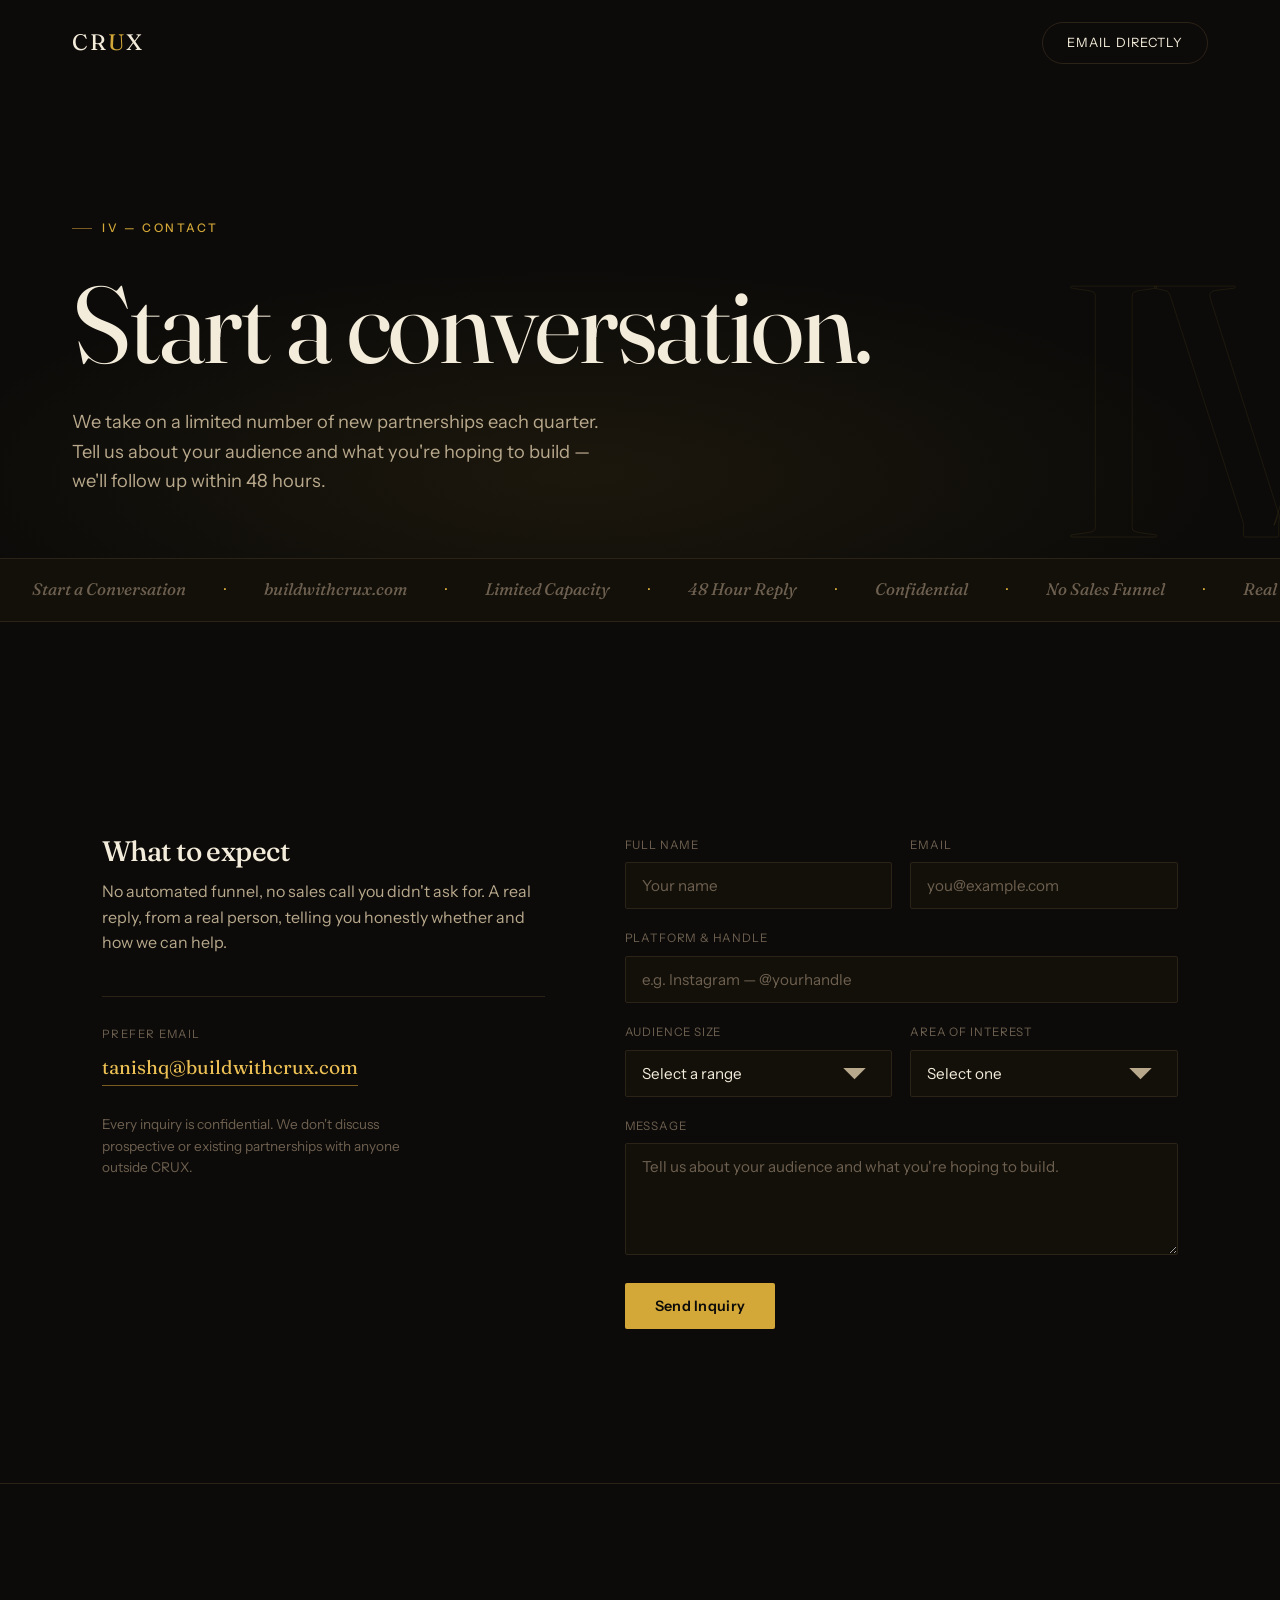
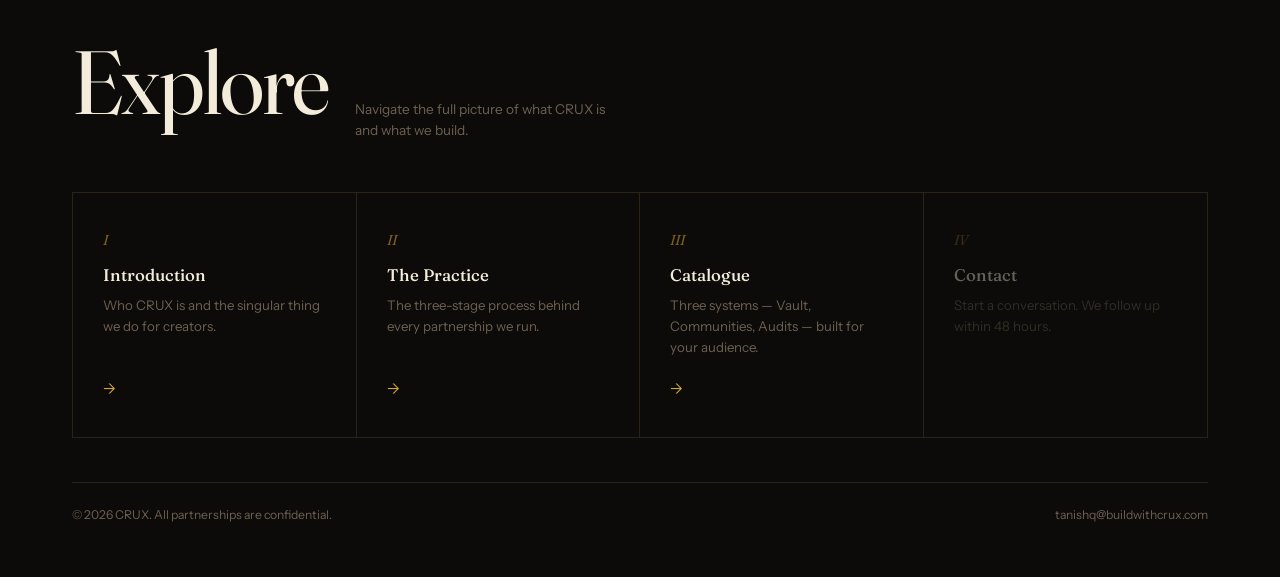
<file: contact.html>
<!DOCTYPE html>
<html lang="en">
<head>
  <meta charset="UTF-8" />
  <meta name="viewport" content="width=device-width, initial-scale=1.0" />
  <title>Contact — CRUX</title>
  <meta name="description" content="Start a conversation with CRUX about a partnership for your audience." />
  <link rel="preconnect" href="https://fonts.googleapis.com" />
  <link rel="preconnect" href="https://fonts.gstatic.com" crossorigin />
  <link href="https://fonts.googleapis.com/css2?family=Fraunces:ital,opsz,wght@0,9..144,350;0,9..144,450;0,9..144,500;0,9..144,600;1,9..144,450;1,9..144,500&family=Instrument+Sans:ital,wght@0,400;0,500;0,600;1,400&display=swap" rel="stylesheet" />
  <link rel="stylesheet" href="styles.css" />
</head>
<body>

  <!-- Nav -->
  <nav class="site-nav">
    <a href="/" class="nav-logo">CR<span>U</span>X</a>
    <a href="mailto:tanishq@buildwithcrux.com" class="nav-cta">Email Directly</a>
    <button class="nav-toggle" aria-label="Open menu" aria-expanded="false">
      <span></span><span></span><span></span>
    </button>
  </nav>

  <div class="nav-mobile">
    <span class="eyebrow">CRUX</span>
    <a href="/">Introduction</a>
    <a href="practice.html">The Practice</a>
    <a href="catalogue.html">Catalogue</a>
    <a href="contact.html">Contact</a>
  </div>

  <main>

    <!-- Hero (shorter on contact page) -->
    <section class="hero hero-sm">
      <div class="hero-ghost" aria-hidden="true">IV</div>
      <span class="eyebrow hero-eyebrow">IV — Contact</span>
      <h1>Start a conversation.</h1>
      <p class="hero-sub">We take on a limited number of new partnerships each quarter. Tell us about your audience and what you're hoping to build — we'll follow up within 48 hours.</p>
    </section>

    <!-- Marquee -->
    <div class="marquee-band" aria-hidden="true">
      <div class="marquee-track">
        <span class="m-item">Start a Conversation</span><span class="m-dot">·</span>
        <span class="m-item">buildwithcrux.com</span><span class="m-dot">·</span>
        <span class="m-item">Limited Capacity</span><span class="m-dot">·</span>
        <span class="m-item">48 Hour Reply</span><span class="m-dot">·</span>
        <span class="m-item">Confidential</span><span class="m-dot">·</span>
        <span class="m-item">No Sales Funnel</span><span class="m-dot">·</span>
        <span class="m-item">Real People</span><span class="m-dot">·</span>
        <!-- duplicate -->
        <span class="m-item">Start a Conversation</span><span class="m-dot">·</span>
        <span class="m-item">buildwithcrux.com</span><span class="m-dot">·</span>
        <span class="m-item">Limited Capacity</span><span class="m-dot">·</span>
        <span class="m-item">48 Hour Reply</span><span class="m-dot">·</span>
        <span class="m-item">Confidential</span><span class="m-dot">·</span>
        <span class="m-item">No Sales Funnel</span><span class="m-dot">·</span>
        <span class="m-item">Real People</span><span class="m-dot">·</span>
      </div>
    </div>

    <!-- Contact grid -->
    <div class="sec">
      <div class="contact-grid">

        <!-- Info side -->
        <div class="contact-info">
          <h3>What to expect</h3>
          <p style="margin-top:14px;">No automated funnel, no sales call you didn't ask for. A real reply, from a real person, telling you honestly whether and how we can help.</p>

          <div class="c-meta">
            <span class="c-label">Prefer email</span>
            <a href="mailto:tanishq@buildwithcrux.com" class="c-email">tanishq@buildwithcrux.com</a>
          </div>

          <p class="c-note">Every inquiry is confidential. We don't discuss prospective or existing partnerships with anyone outside CRUX.</p>
        </div>

        <!-- Form side -->
        <div>
          <form id="inquiry-form" novalidate>
            <!--
              ============================================================
              EMAIL SETUP
              ============================================================
              1. Go to https://web3forms.com
              2. Create an access key with tanishq@buildwithcrux.com
              3. Replace REPLACE_WITH_YOUR_ACCESS_KEY below with your key
              ============================================================
            -->
            <input type="hidden" name="access_key" value="REPLACE_WITH_YOUR_ACCESS_KEY" />
            <input type="hidden" name="subject" value="New CRUX partnership inquiry" />
            <input type="checkbox" name="botcheck" class="honey" tabindex="-1" autocomplete="off" />

            <div class="field-pair">
              <div class="field">
                <label for="name">Full name</label>
                <input type="text" id="name" name="name" placeholder="Your name" required />
              </div>
              <div class="field">
                <label for="email">Email</label>
                <input type="email" id="email" name="email" placeholder="you@example.com" required />
              </div>
            </div>

            <div class="field">
              <label for="handle">Platform &amp; handle</label>
              <input type="text" id="handle" name="handle" placeholder="e.g. Instagram — @yourhandle" />
            </div>

            <div class="field-pair">
              <div class="field">
                <label for="audience">Audience size</label>
                <select id="audience" name="audience_size">
                  <option value="">Select a range</option>
                  <option value="under-10k">Under 10,000</option>
                  <option value="10k-50k">10,000 – 50,000</option>
                  <option value="50k-250k">50,000 – 250,000</option>
                  <option value="250k-plus">250,000+</option>
                </select>
              </div>
              <div class="field">
                <label for="interest">Area of interest</label>
                <select id="interest" name="interest">
                  <option value="">Select one</option>
                  <option value="vault">The Vault</option>
                  <option value="communities">Premium Communities</option>
                  <option value="audit">Monetization &amp; Digital Audit</option>
                  <option value="not-sure">Not sure yet</option>
                </select>
              </div>
            </div>

            <div class="field">
              <label for="message">Message</label>
              <textarea id="message" name="message" placeholder="Tell us about your audience and what you're hoping to build."></textarea>
            </div>

            <button type="submit" class="btn btn-primary">Send Inquiry</button>
          </form>

          <div class="form-status" id="form-success" hidden>
            <h3>Received.</h3>
            <p>Thank you — we'll follow up at the email you provided within 48 hours.</p>
          </div>

          <div class="form-status error" id="form-error" hidden>
            <h3>Couldn't send that</h3>
            <p>Something went wrong. Please try again or email us directly.</p>
          </div>
        </div>

      </div>
    </div>

    <!-- Explore -->
    <div class="explore">
      <div class="explore-head">
        <span class="explore-title">Explore</span>
        <p class="explore-sub">Navigate the full picture of what CRUX is and what we build.</p>
      </div>
      <div class="explore-grid">
        <a href="/" class="explore-card">
          <span class="ex-num">I</span>
          <span class="ex-name">Introduction</span>
          <span class="ex-desc">Who CRUX is and the singular thing we do for creators.</span>
          <span class="ex-arrow">→</span>
        </a>
        <a href="practice.html" class="explore-card">
          <span class="ex-num">II</span>
          <span class="ex-name">The Practice</span>
          <span class="ex-desc">The three-stage process behind every partnership we run.</span>
          <span class="ex-arrow">→</span>
        </a>
        <a href="catalogue.html" class="explore-card">
          <span class="ex-num">III</span>
          <span class="ex-name">Catalogue</span>
          <span class="ex-desc">Three systems — Vault, Communities, Audits — built for your audience.</span>
          <span class="ex-arrow">→</span>
        </a>
        <div class="explore-current" aria-current="page">
          <span class="ex-num">IV</span>
          <span class="ex-name">Contact</span>
          <span class="ex-desc">Start a conversation. We follow up within 48 hours.</span>
        </div>
      </div>
      <div class="explore-foot">
        <span>© 2026 CRUX. All partnerships are confidential.</span>
        <a href="mailto:tanishq@buildwithcrux.com" style="color:inherit;">tanishq@buildwithcrux.com</a>
      </div>
    </div>

  </main>

  <script src="script.js"></script>
</body>
</html>
</file>
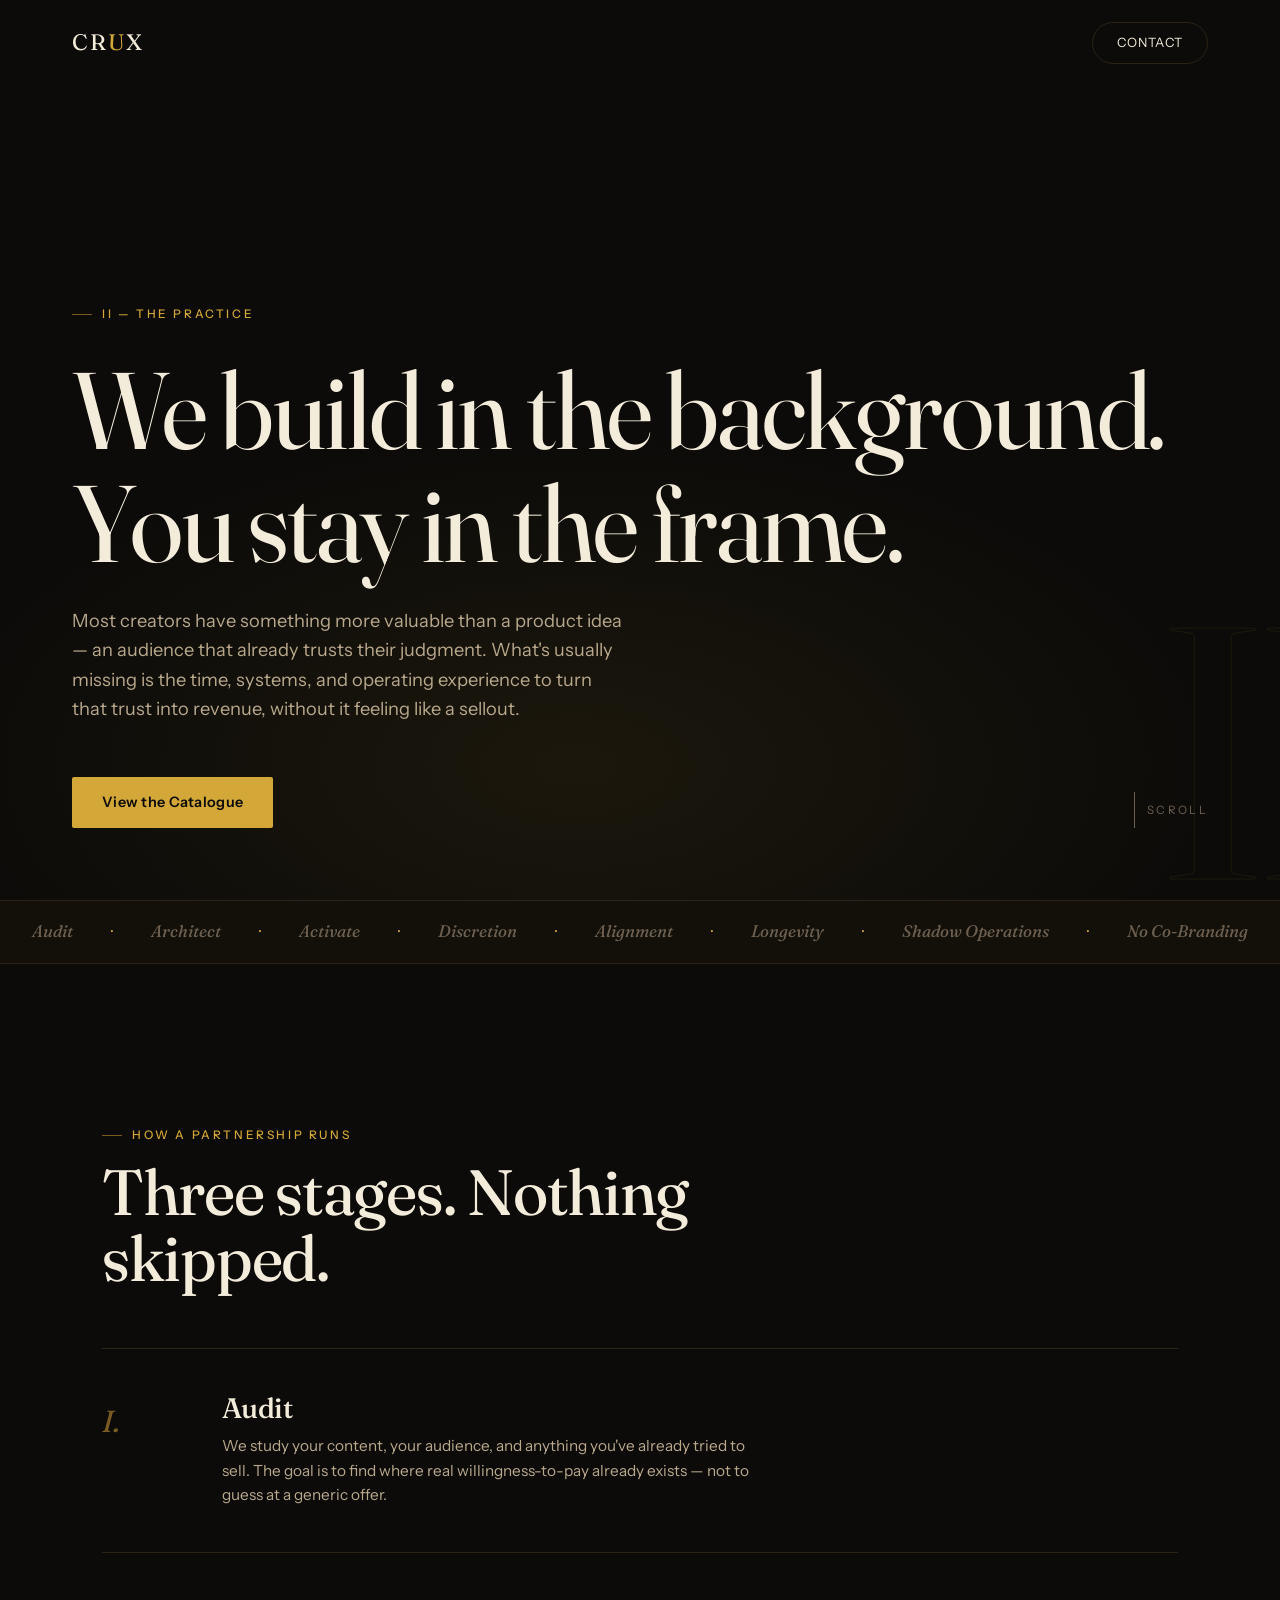
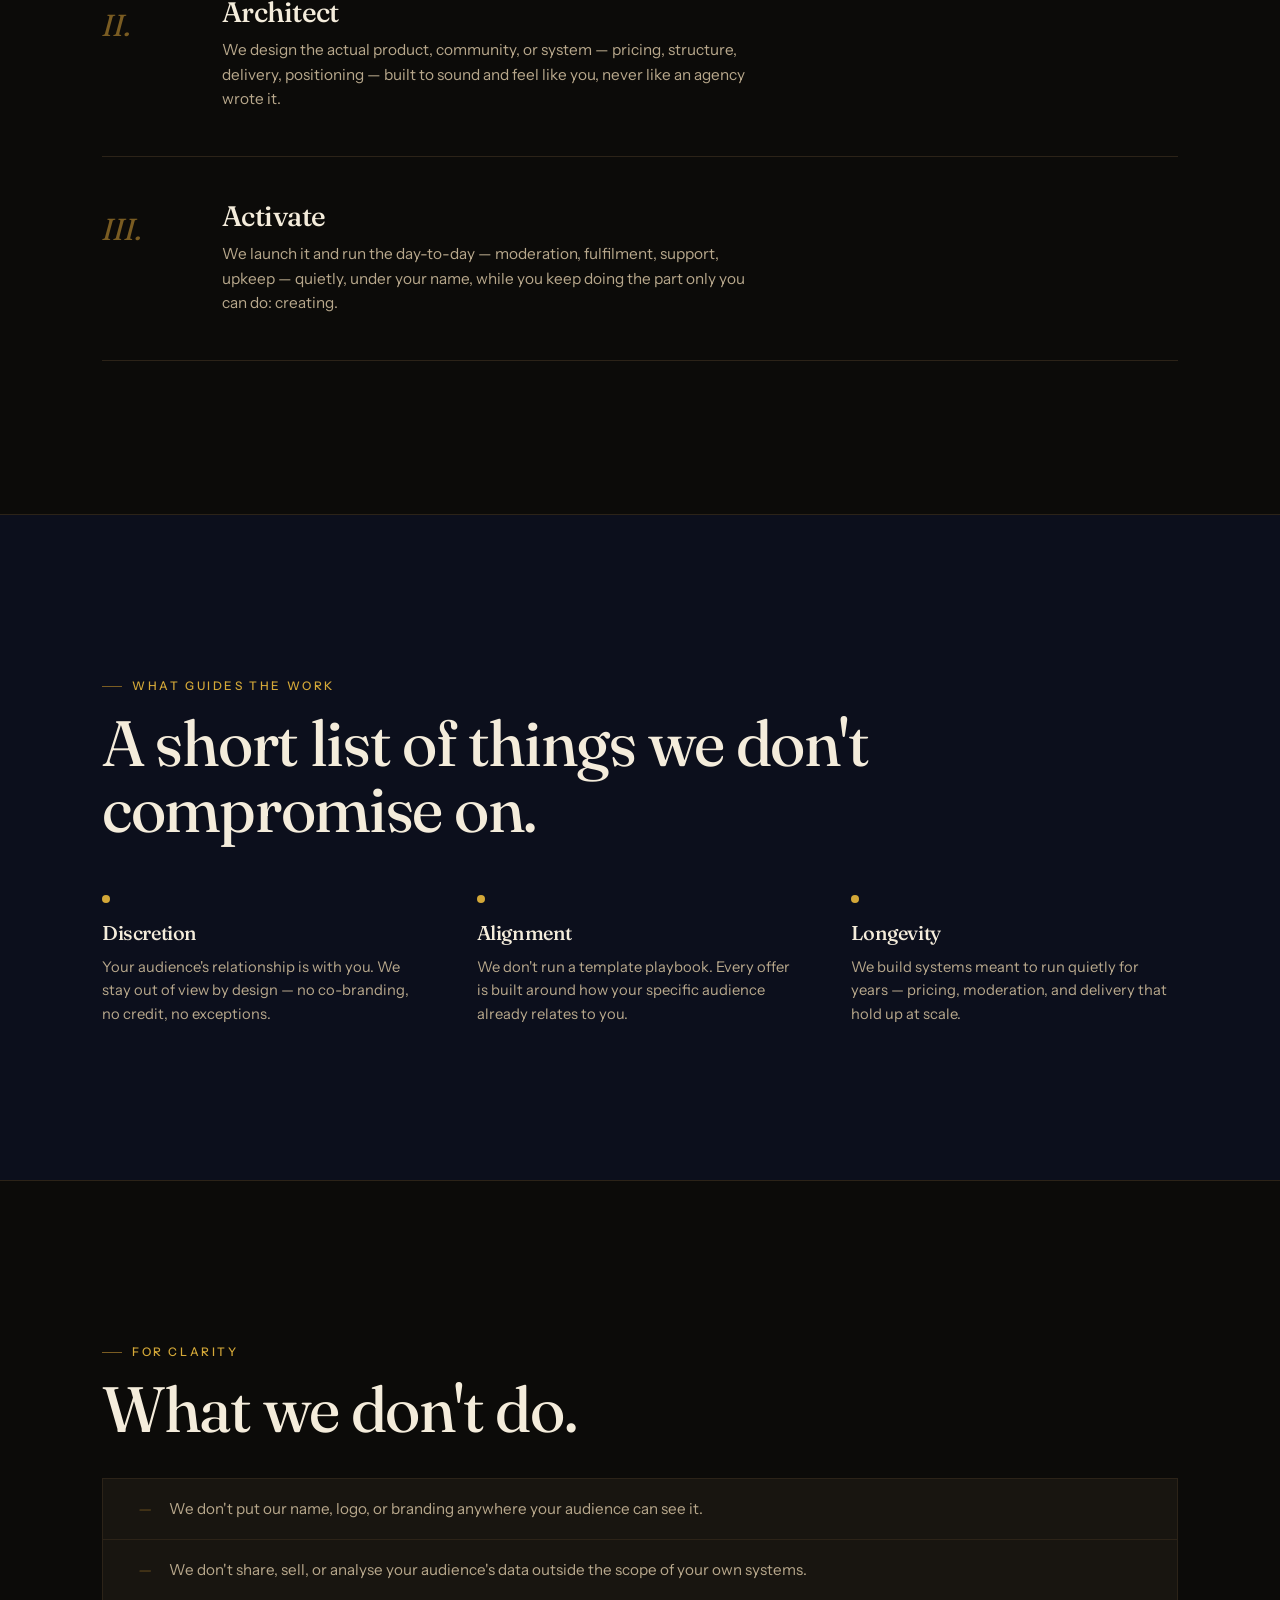
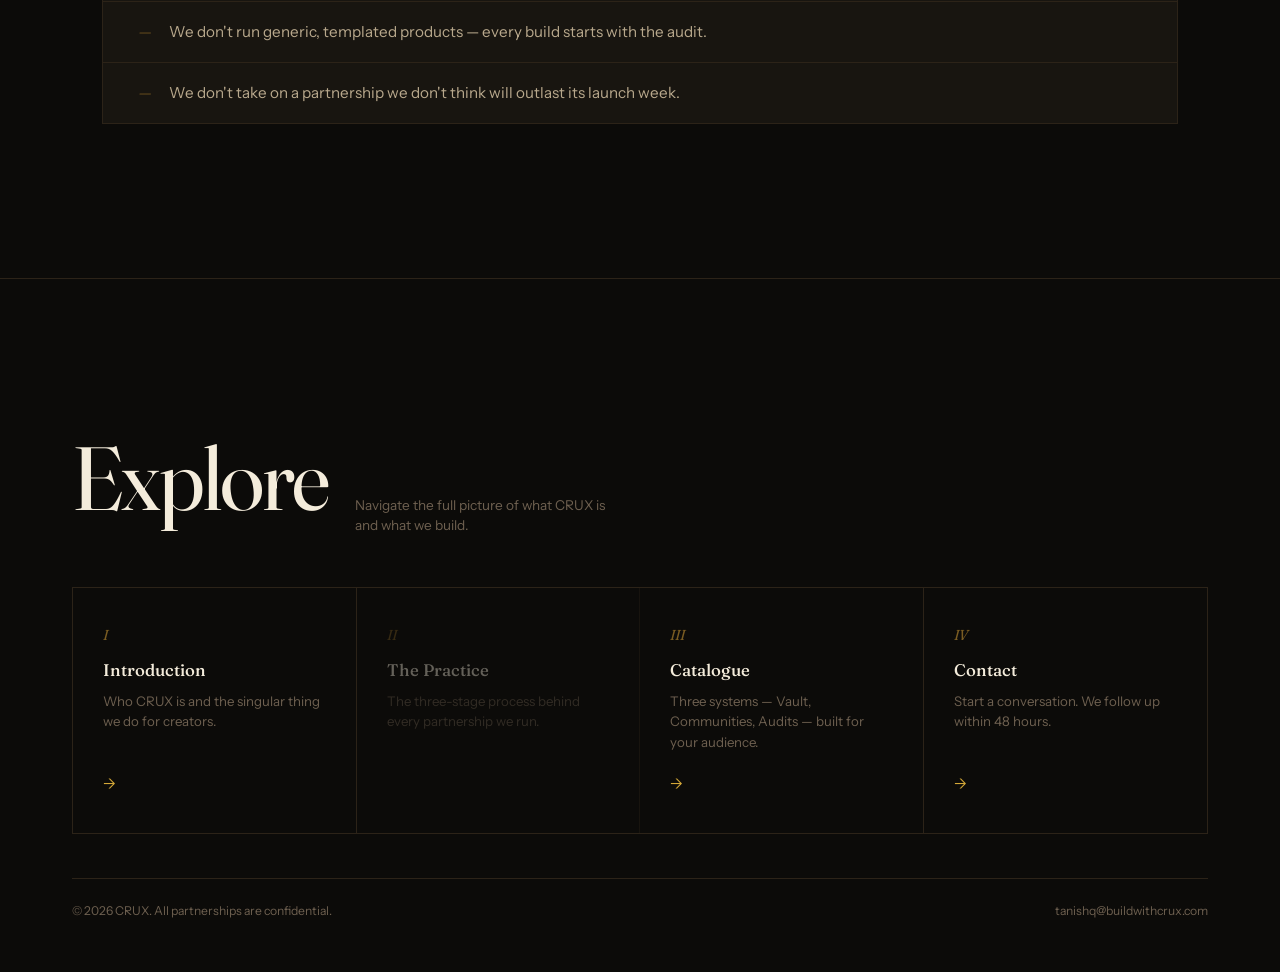
<file: practice.html>
<!DOCTYPE html>
<html lang="en">
<head>
  <meta charset="UTF-8" />
  <meta name="viewport" content="width=device-width, initial-scale=1.0" />
  <title>The Practice — CRUX</title>
  <meta name="description" content="How CRUX works: audit, architect, activate — the quiet process behind every creator partnership." />
  <link rel="preconnect" href="https://fonts.googleapis.com" />
  <link rel="preconnect" href="https://fonts.gstatic.com" crossorigin />
  <link href="https://fonts.googleapis.com/css2?family=Fraunces:ital,opsz,wght@0,9..144,350;0,9..144,450;0,9..144,500;0,9..144,600;1,9..144,450;1,9..144,500&family=Instrument+Sans:ital,wght@0,400;0,500;0,600;1,400&display=swap" rel="stylesheet" />
  <link rel="stylesheet" href="styles.css" />
</head>
<body>

  <!-- Nav -->
  <nav class="site-nav">
    <a href="/" class="nav-logo">CR<span>U</span>X</a>
    <a href="contact.html" class="nav-cta">Contact</a>
    <button class="nav-toggle" aria-label="Open menu" aria-expanded="false">
      <span></span><span></span><span></span>
    </button>
  </nav>

  <div class="nav-mobile">
    <span class="eyebrow">CRUX</span>
    <a href="/">Introduction</a>
    <a href="practice.html">The Practice</a>
    <a href="catalogue.html">Catalogue</a>
    <a href="contact.html">Contact</a>
  </div>

  <main>

    <!-- Hero -->
    <section class="hero">
      <div class="hero-ghost" aria-hidden="true">II</div>
      <span class="eyebrow hero-eyebrow">II — The Practice</span>
      <h1>We build in the background. You stay in the frame.</h1>
      <p class="hero-sub">Most creators have something more valuable than a product idea — an audience that already trusts their judgment. What's usually missing is the time, systems, and operating experience to turn that trust into revenue, without it feeling like a sellout.</p>
      <div class="hero-bottom">
        <a href="catalogue.html" class="btn btn-primary">View the Catalogue</a>
        <span class="hero-scroll" aria-hidden="true">Scroll</span>
      </div>
    </section>

    <!-- Marquee -->
    <div class="marquee-band" aria-hidden="true">
      <div class="marquee-track">
        <span class="m-item">Audit</span><span class="m-dot">·</span>
        <span class="m-item">Architect</span><span class="m-dot">·</span>
        <span class="m-item">Activate</span><span class="m-dot">·</span>
        <span class="m-item">Discretion</span><span class="m-dot">·</span>
        <span class="m-item">Alignment</span><span class="m-dot">·</span>
        <span class="m-item">Longevity</span><span class="m-dot">·</span>
        <span class="m-item">Shadow Operations</span><span class="m-dot">·</span>
        <span class="m-item">No Co-Branding</span><span class="m-dot">·</span>
        <!-- duplicate -->
        <span class="m-item">Audit</span><span class="m-dot">·</span>
        <span class="m-item">Architect</span><span class="m-dot">·</span>
        <span class="m-item">Activate</span><span class="m-dot">·</span>
        <span class="m-item">Discretion</span><span class="m-dot">·</span>
        <span class="m-item">Alignment</span><span class="m-dot">·</span>
        <span class="m-item">Longevity</span><span class="m-dot">·</span>
        <span class="m-item">Shadow Operations</span><span class="m-dot">·</span>
        <span class="m-item">No Co-Branding</span><span class="m-dot">·</span>
      </div>
    </div>

    <!-- The 3-stage process -->
    <div class="sec">
      <span class="eyebrow">How A Partnership Runs</span>
      <h2 style="margin-top:14px;max-width:16ch;">Three stages. Nothing skipped.</h2>

      <div class="process">
        <div class="process-row">
          <span class="process-num">I.</span>
          <div class="process-body">
            <h3>Audit</h3>
            <p>We study your content, your audience, and anything you've already tried to sell. The goal is to find where real willingness-to-pay already exists — not to guess at a generic offer.</p>
          </div>
        </div>
        <div class="process-row">
          <span class="process-num">II.</span>
          <div class="process-body">
            <h3>Architect</h3>
            <p>We design the actual product, community, or system — pricing, structure, delivery, positioning — built to sound and feel like you, never like an agency wrote it.</p>
          </div>
        </div>
        <div class="process-row">
          <span class="process-num">III.</span>
          <div class="process-body">
            <h3>Activate</h3>
            <p>We launch it and run the day-to-day — moderation, fulfilment, support, upkeep — quietly, under your name, while you keep doing the part only you can do: creating.</p>
          </div>
        </div>
      </div>
    </div>

    <!-- Principles (alt bg) -->
    <div class="sec-alt">
      <div class="sec">
        <span class="eyebrow">What Guides The Work</span>
        <h2 style="margin-top:14px;max-width:22ch;">A short list of things we don't compromise on.</h2>
        <div class="principles">
          <div class="principle">
            <div class="principle-dot"></div>
            <h3>Discretion</h3>
            <p>Your audience's relationship is with you. We stay out of view by design — no co-branding, no credit, no exceptions.</p>
          </div>
          <div class="principle">
            <div class="principle-dot"></div>
            <h3>Alignment</h3>
            <p>We don't run a template playbook. Every offer is built around how your specific audience already relates to you.</p>
          </div>
          <div class="principle">
            <div class="principle-dot"></div>
            <h3>Longevity</h3>
            <p>We build systems meant to run quietly for years — pricing, moderation, and delivery that hold up at scale.</p>
          </div>
        </div>
      </div>
    </div>

    <!-- What we don't do -->
    <div class="sec">
      <span class="eyebrow">For Clarity</span>
      <h2 style="margin-top:14px;">What we don't do.</h2>
      <div class="contrast-box">
        <div class="contrast-row">
          <span class="dash">—</span>
          <span>We don't put our name, logo, or branding anywhere your audience can see it.</span>
        </div>
        <div class="contrast-row">
          <span class="dash">—</span>
          <span>We don't share, sell, or analyse your audience's data outside the scope of your own systems.</span>
        </div>
        <div class="contrast-row">
          <span class="dash">—</span>
          <span>We don't run generic, templated products — every build starts with the audit.</span>
        </div>
        <div class="contrast-row">
          <span class="dash">—</span>
          <span>We don't take on a partnership we don't think will outlast its launch week.</span>
        </div>
      </div>
    </div>

    <!-- Explore -->
    <div class="explore">
      <div class="explore-head">
        <span class="explore-title">Explore</span>
        <p class="explore-sub">Navigate the full picture of what CRUX is and what we build.</p>
      </div>
      <div class="explore-grid">
        <a href="/" class="explore-card">
          <span class="ex-num">I</span>
          <span class="ex-name">Introduction</span>
          <span class="ex-desc">Who CRUX is and the singular thing we do for creators.</span>
          <span class="ex-arrow">→</span>
        </a>
        <div class="explore-current" aria-current="page">
          <span class="ex-num">II</span>
          <span class="ex-name">The Practice</span>
          <span class="ex-desc">The three-stage process behind every partnership we run.</span>
        </div>
        <a href="catalogue.html" class="explore-card">
          <span class="ex-num">III</span>
          <span class="ex-name">Catalogue</span>
          <span class="ex-desc">Three systems — Vault, Communities, Audits — built for your audience.</span>
          <span class="ex-arrow">→</span>
        </a>
        <a href="contact.html" class="explore-card">
          <span class="ex-num">IV</span>
          <span class="ex-name">Contact</span>
          <span class="ex-desc">Start a conversation. We follow up within 48 hours.</span>
          <span class="ex-arrow">→</span>
        </a>
      </div>
      <div class="explore-foot">
        <span>© 2026 CRUX. All partnerships are confidential.</span>
        <a href="mailto:tanishq@buildwithcrux.com" style="color:inherit;">tanishq@buildwithcrux.com</a>
      </div>
    </div>

  </main>

  <script src="script.js"></script>
</body>
</html>
</file>
<file: styles.css>
/* CRUX v2 ─────────────────────────────────────────────────
   Full-viewport sections · Marquee · Explore footer nav
   Vibrant warm brass palette · Fraunces + Instrument Sans
   ──────────────────────────────────────────────────────── */

:root {
  --ink:          #0c0b09;
  --ink-soft:     #121009;
  --ink-card:     #181510;
  --ink-raised:   #1f1b12;
  --ink-line:     #2c2318;
  --ink-alt:      #0c0f1c;

  --ivory:        #f4ecdb;
  --ivory-dim:    #b8a88c;
  --ivory-faint:  #6e6050;

  --brass:        #d4a838;
  --brass-bright: #ecc054;
  --brass-pale:   #f7de9a;
  --brass-dim:    #7a5c22;
  --brass-glow:   rgba(212,168,56,0.20);
  --brass-wash:   rgba(212,168,56,0.07);

  --font-display: "Fraunces", serif;
  --font-body:    "Instrument Sans", -apple-system, sans-serif;

  --max-w:  1220px;
  --pad-x:  clamp(24px, 6vw, 72px);
  --sec-v:  clamp(80px, 12vw, 160px);
}

/* ── Reset ─────────────────────────────────────────────── */
*, *::before, *::after { box-sizing: border-box; margin: 0; padding: 0; }
html { scroll-behavior: smooth; }
@media (prefers-reduced-motion: reduce) {
  html { scroll-behavior: auto; }
  *, *::before, *::after { animation-duration: 0.01ms !important; transition-duration: 0.01ms !important; }
}
body {
  background: var(--ink);
  color: var(--ivory);
  font-family: var(--font-body);
  font-size: 16px;
  line-height: 1.6;
  -webkit-font-smoothing: antialiased;
  overflow-x: hidden;
}
img { max-width: 100%; display: block; }
a { color: inherit; text-decoration: none; }
ul, ol { list-style: none; }
button { font-family: inherit; cursor: pointer; border: none; background: none; color: inherit; }
:focus-visible { outline: 2px solid var(--brass-bright); outline-offset: 3px; }

/* ── Type ──────────────────────────────────────────────── */
h1, h2, h3 {
  font-family: var(--font-display);
  font-weight: 400;
  line-height: 1.04;
  letter-spacing: -0.02em;
  color: var(--ivory);
}
h1 { font-size: clamp(3rem, 8.5vw, 9.5rem); }
h2 { font-size: clamp(2rem, 5vw, 5.5rem); font-weight: 450; }
h3 { font-size: clamp(1.3rem, 2.2vw, 1.9rem); font-weight: 500; }

p { color: var(--ivory-dim); max-width: 55ch; }
p.lede { font-size: clamp(1rem, 1.8vw, 1.18rem); }

.eyebrow {
  display: inline-flex;
  align-items: center;
  gap: 10px;
  font-size: 0.74rem;
  letter-spacing: 0.22em;
  text-transform: uppercase;
  color: var(--brass);
  font-weight: 500;
}
.eyebrow::before {
  content: "";
  width: 20px;
  height: 1px;
  background: var(--brass-dim);
  display: block;
  flex-shrink: 0;
}

/* ── Layout ─────────────────────────────────────────────── */
.wrap  { width: 100%; max-width: var(--max-w); margin: 0 auto; padding: 0 var(--pad-x); }
.sec   { padding: var(--sec-v) var(--pad-x); max-width: var(--max-w); margin: 0 auto; }
.sec-full { padding: var(--sec-v) var(--pad-x); }
.rule  { height: 1px; background: var(--ink-line); }

/* ── Nav ───────────────────────────────────────────────── */
.site-nav {
  position: fixed;
  top: 0; left: 0; right: 0;
  z-index: 100;
  padding: 22px var(--pad-x);
  display: flex;
  align-items: center;
  justify-content: space-between;
  transition: background 0.35s ease, border-color 0.35s ease;
  border-bottom: 1px solid transparent;
}
.site-nav.scrolled {
  background: rgba(12,11,9,0.90);
  backdrop-filter: blur(14px);
  border-color: var(--ink-line);
}
.nav-logo {
  font-family: var(--font-display);
  font-size: 1.4rem;
  letter-spacing: 0.08em;
  color: var(--ivory);
}
.nav-logo span { color: var(--brass); }

.nav-cta {
  font-size: 0.8rem;
  letter-spacing: 0.08em;
  text-transform: uppercase;
  color: var(--ivory);
  border: 1px solid var(--ink-line);
  padding: 10px 24px;
  border-radius: 100px;
  transition: border-color 0.2s, color 0.2s;
}
.nav-cta:hover { border-color: var(--brass); color: var(--brass-bright); }

.nav-toggle {
  display: none;
  width: 26px;
  height: 18px;
  flex-direction: column;
  justify-content: space-between;
  cursor: pointer;
  border: none;
  background: none;
}
.nav-toggle span { display: block; height: 1px; background: var(--ivory); transition: transform 0.25s, opacity 0.25s; }

.nav-mobile {
  position: fixed;
  inset: 0;
  background: var(--ink);
  z-index: 99;
  display: flex;
  flex-direction: column;
  align-items: center;
  justify-content: center;
  gap: 28px;
  transform: translateY(-100%);
  transition: transform 0.38s ease;
}
.nav-mobile.open { transform: translateY(0); }
.nav-mobile a {
  font-family: var(--font-display);
  font-size: 1.9rem;
  color: var(--ivory);
  transition: color 0.2s;
}
.nav-mobile a:hover { color: var(--brass-bright); }
.nav-mobile .eyebrow { margin-bottom: 8px; }

@media (max-width: 680px) {
  .nav-cta { display: none; }
  .nav-toggle { display: flex; }
}

/* ── Hero ──────────────────────────────────────────────── */
.hero {
  min-height: 100svh;
  display: flex;
  flex-direction: column;
  justify-content: flex-end;
  padding: 130px var(--pad-x) clamp(60px, 8vh, 100px);
  position: relative;
  overflow: hidden;
}
.hero::after {
  content: "";
  position: absolute;
  inset: 0;
  background: radial-gradient(ellipse 75% 55% at 45% 85%, rgba(212,168,56,0.08) 0%, transparent 68%);
  pointer-events: none;
}
.hero-eyebrow { margin-bottom: 30px; }
.hero h1 { max-width: 18ch; }
.hero-sub {
  margin-top: 26px;
  font-size: clamp(0.98rem, 1.6vw, 1.14rem);
  color: var(--ivory-dim);
  max-width: 46ch;
}
.hero-bottom {
  margin-top: clamp(40px, 6vh, 70px);
  display: flex;
  justify-content: space-between;
  align-items: flex-end;
  flex-wrap: wrap;
  gap: 24px;
}
.hero-scroll {
  display: flex;
  align-items: center;
  gap: 12px;
  font-size: 0.72rem;
  letter-spacing: 0.20em;
  text-transform: uppercase;
  color: var(--ivory-faint);
}
.hero-scroll::before {
  content: "";
  width: 1px;
  height: 36px;
  background: var(--ivory-faint);
  display: block;
}

/* Ghost watermark on hero */
.hero-ghost {
  position: absolute;
  bottom: -0.08em;
  right: calc(-1 * var(--pad-x));
  font-family: var(--font-display);
  font-size: clamp(12rem, 28vw, 28rem);
  font-weight: 400;
  color: transparent;
  -webkit-text-stroke: 1px rgba(212,168,56,0.09);
  letter-spacing: -0.04em;
  line-height: 1;
  pointer-events: none;
  user-select: none;
  white-space: nowrap;
  z-index: 0;
}
.hero > *:not(.hero-ghost) { position: relative; z-index: 1; }

/* Smaller hero variant (contact page) */
.hero-sm {
  min-height: 62svh;
  padding-bottom: clamp(50px, 7vh, 80px);
}

/* ── Marquee ───────────────────────────────────────────── */
.marquee-band {
  border-top: 1px solid var(--ink-line);
  border-bottom: 1px solid var(--ink-line);
  background: var(--ink-soft);
  overflow: hidden;
  padding: 17px 0;
}
.marquee-track {
  display: flex;
  white-space: nowrap;
  width: max-content;
  animation: roll 30s linear infinite;
}
.marquee-band:hover .marquee-track { animation-play-state: paused; }
.marquee-track .m-item {
  font-family: var(--font-display);
  font-size: clamp(0.85rem, 1.4vw, 1.05rem);
  font-style: italic;
  font-weight: 450;
  color: var(--ivory-faint);
  padding: 0 32px;
}
.marquee-track .m-dot {
  color: var(--brass);
  font-size: 1.1em;
  display: flex;
  align-items: center;
  padding: 0 6px;
}
@keyframes roll {
  from { transform: translateX(0); }
  to   { transform: translateX(-50%); }
}

/* ── Pillars (intro) ───────────────────────────────────── */
.pillars {
  display: grid;
  grid-template-columns: repeat(3, 1fr);
  border: 1px solid var(--ink-line);
  margin-top: 56px;
}
.pillar {
  padding: 46px 38px;
  border-right: 1px solid var(--ink-line);
  transition: background 0.25s;
  position: relative;
}
.pillar:last-child { border-right: none; }
.pillar:hover { background: var(--ink-soft); }
.pillar-num {
  font-family: var(--font-display);
  font-style: italic;
  color: var(--brass-dim);
  font-size: 0.9rem;
  display: block;
  margin-bottom: 20px;
}
.pillar h3 { margin-bottom: 14px; }
.pillar p { font-size: 0.93rem; }
.pillar-link {
  display: inline-block;
  margin-top: 22px;
  font-size: 0.82rem;
  color: var(--brass);
  border-bottom: 1px solid var(--brass-dim);
  padding-bottom: 2px;
  transition: color 0.2s, border-color 0.2s;
}
.pillar-link:hover { color: var(--brass-bright); border-color: var(--brass-bright); }

/* ── Fit section (intro) ───────────────────────────────── */
.fit-split {
  display: grid;
  grid-template-columns: 1fr 1fr;
  gap: 60px;
  margin-top: 48px;
}
.fit-list li {
  position: relative;
  padding-left: 22px;
  margin-bottom: 20px;
  color: var(--ivory-dim);
  font-size: 0.96rem;
  max-width: 46ch;
}
.fit-list li::before {
  content: "";
  position: absolute;
  left: 0; top: 9px;
  width: 6px; height: 6px;
  border-radius: 50%;
  background: var(--brass);
}

/* ── Alt section (cooler bg) ───────────────────────────── */
.sec-alt {
  background: var(--ink-alt);
  border-top: 1px solid var(--ink-line);
  border-bottom: 1px solid var(--ink-line);
}

/* ── Process (practice) ────────────────────────────────── */
.process { margin-top: 56px; }
.process-row {
  display: grid;
  grid-template-columns: 90px 1fr;
  gap: 30px;
  padding: 44px 0;
  border-top: 1px solid var(--ink-line);
}
.process-row:last-child { border-bottom: 1px solid var(--ink-line); }
.process-num {
  font-family: var(--font-display);
  font-style: italic;
  font-size: 1.9rem;
  color: var(--brass-dim);
  padding-top: 4px;
}
.process-body h3 { margin-bottom: 12px; }
.process-body p { font-size: 0.96rem; }

/* ── Principles (practice) ─────────────────────────────── */
.principles {
  display: grid;
  grid-template-columns: repeat(3, 1fr);
  gap: 48px;
  margin-top: 52px;
}
.principle-dot { width: 8px; height: 8px; border-radius: 50%; background: var(--brass); margin-bottom: 20px; }
.principle h3 { margin-bottom: 12px; font-size: 1.25rem; }
.principle p { font-size: 0.92rem; }

/* ── Contrast box (practice) ───────────────────────────── */
.contrast-box {
  margin-top: 36px;
  border: 1px solid var(--ink-line);
  background: var(--ink-card);
}
.contrast-row {
  display: flex;
  gap: 18px;
  padding: 18px 36px;
  border-bottom: 1px solid var(--ink-line);
  color: var(--ivory-dim);
  font-size: 0.95rem;
}
.contrast-row:last-child { border-bottom: none; }
.contrast-row .dash {
  font-family: var(--font-display);
  font-style: italic;
  color: var(--brass-dim);
  flex-shrink: 0;
}

/* ── Offer cards (catalogue) ───────────────────────────── */
.offer-card {
  border: 1px solid var(--ink-line);
  background: var(--ink-card);
  padding: 52px;
  margin-bottom: 24px;
  transition: border-color 0.25s;
}
.offer-card:hover { border-color: var(--brass-dim); }
.offer-card:last-child { margin-bottom: 0; }
.offer-head {
  display: flex;
  justify-content: space-between;
  align-items: flex-start;
  gap: 20px;
  flex-wrap: wrap;
  margin-bottom: 18px;
}
.offer-tag {
  font-size: 0.73rem;
  letter-spacing: 0.12em;
  text-transform: uppercase;
  color: var(--brass);
  border: 1px solid var(--brass-dim);
  padding: 6px 14px;
  border-radius: 100px;
  white-space: nowrap;
  align-self: flex-start;
}
.offer-cols {
  display: grid;
  grid-template-columns: 1.3fr 1fr;
  gap: 40px;
  margin-top: 32px;
}
.offer-col-label {
  font-size: 0.72rem;
  letter-spacing: 0.12em;
  text-transform: uppercase;
  color: var(--ivory-faint);
  display: block;
  margin-bottom: 16px;
}
.offer-list li {
  color: var(--ivory-dim);
  font-size: 0.93rem;
  padding: 9px 0;
  border-top: 1px solid var(--ink-line);
}
.offer-list li:first-child { border-top: none; padding-top: 0; }
.offer-foot {
  margin-top: 28px;
  padding-top: 22px;
  border-top: 1px solid var(--ink-line);
  display: flex;
  justify-content: flex-end;
}
.offer-foot a {
  font-size: 0.86rem;
  color: var(--brass);
  border-bottom: 1px solid var(--brass-dim);
  padding-bottom: 2px;
  transition: color 0.2s, border-color 0.2s;
}
.offer-foot a:hover { color: var(--brass-bright); border-color: var(--brass-bright); }

/* ── Contact layout ────────────────────────────────────── */
.contact-grid {
  display: grid;
  grid-template-columns: 1fr 1.25fr;
  gap: 80px;
  margin-top: 60px;
  align-items: start;
}
.c-label { font-size: 0.72rem; letter-spacing: 0.12em; text-transform: uppercase; color: var(--ivory-faint); display: block; margin-bottom: 9px; }
.c-email {
  font-family: var(--font-display);
  font-size: 1.2rem;
  color: var(--brass-bright);
  border-bottom: 1px solid var(--brass-dim);
  padding-bottom: 2px;
  display: inline-block;
  transition: color 0.2s;
}
.c-email:hover { color: var(--brass-pale); }
.c-note { font-size: 0.85rem; color: var(--ivory-faint); margin-top: 28px; max-width: 38ch; }
.c-meta { margin-top: 40px; padding-top: 28px; border-top: 1px solid var(--ink-line); }

/* Form */
.field { margin-bottom: 20px; }
.field label { display: block; font-size: 0.73rem; letter-spacing: 0.07em; text-transform: uppercase; color: var(--ivory-faint); margin-bottom: 8px; }
.field input, .field select, .field textarea {
  width: 100%;
  background: var(--ink-soft);
  border: 1px solid var(--ink-line);
  color: var(--ivory);
  font-family: var(--font-body);
  font-size: 0.95rem;
  padding: 13px 16px;
  border-radius: 2px;
  transition: border-color 0.2s;
  outline: none;
}
.field input::placeholder, .field textarea::placeholder { color: var(--ivory-faint); }
.field input:focus, .field select:focus, .field textarea:focus { border-color: var(--brass); }
.field-pair { display: grid; grid-template-columns: 1fr 1fr; gap: 18px; }
.field select {
  appearance: none;
  background-image: url("data:image/svg+xml,%3Csvg xmlns='http://www.w3.org/2000/svg' viewBox='0 0 16 16'%3E%3Cpath fill='%23b8a88c' d='M4 6l4 4 4-4'/%3E%3C/svg%3E");
  background-repeat: no-repeat;
  background-position: right 14px center;
}
.field textarea { resize: vertical; min-height: 112px; }
.honey { position: absolute; left: -9999px; }

.btn {
  display: inline-flex;
  align-items: center;
  justify-content: center;
  padding: 14px 30px;
  font-size: 0.9rem;
  letter-spacing: 0.02em;
  border-radius: 2px;
  cursor: pointer;
  transition: background 0.2s, color 0.2s;
  font-family: var(--font-body);
  border: none;
}
.btn-primary { background: var(--brass); color: var(--ink); font-weight: 600; }
.btn-primary:hover { background: var(--brass-bright); }
.btn:disabled { opacity: 0.55; cursor: not-allowed; }

.form-status {
  margin-top: 8px;
  padding: 24px 26px;
  border: 1px solid var(--brass-dim);
  background: var(--brass-wash);
}
.form-status h3 { margin-bottom: 6px; font-size: 1.1rem; }
.form-status p { font-size: 0.9rem; margin: 0; }
.form-status.error { border-color: #7a3a2c; background: rgba(122,58,44,0.12); }
[hidden] { display: none !important; }

/* ── Explore (footer nav) ──────────────────────────────── */
.explore {
  border-top: 1px solid var(--ink-line);
  padding: var(--sec-v) var(--pad-x) 52px;
}
.explore-head {
  margin-bottom: 52px;
  display: flex;
  align-items: baseline;
  gap: 28px;
  flex-wrap: wrap;
}
.explore-title {
  font-family: var(--font-display);
  font-size: clamp(3.2rem, 7vw, 7rem);
  font-weight: 400;
  letter-spacing: -0.03em;
  color: var(--ivory);
  line-height: 1;
}
.explore-sub {
  font-size: 0.85rem;
  color: var(--ivory-faint);
  max-width: 30ch;
  line-height: 1.5;
}

.explore-grid {
  display: grid;
  grid-template-columns: repeat(4, 1fr);
  border: 1px solid var(--ink-line);
}
.explore-card, .explore-current {
  padding: 36px 30px;
  border-right: 1px solid var(--ink-line);
  display: flex;
  flex-direction: column;
  gap: 10px;
  position: relative;
}
.explore-card:last-child,
.explore-current:last-child { border-right: none; }
.explore-card::before {
  content: "";
  position: absolute;
  top: -1px; left: 0; right: 0;
  height: 2px;
  background: transparent;
  transition: background 0.25s;
}
.explore-card:hover { background: var(--ink-soft); }
.explore-card:hover::before { background: var(--brass); }
.explore-current { opacity: 0.38; cursor: default; }

.ex-num {
  font-family: var(--font-display);
  font-style: italic;
  color: var(--brass-dim);
  font-size: 0.9rem;
  display: block;
  margin-bottom: 4px;
}
.ex-name {
  font-family: var(--font-display);
  font-size: 1.05rem;
  font-weight: 500;
  color: var(--ivory);
  line-height: 1.15;
}
.ex-desc {
  font-size: 0.83rem;
  color: var(--ivory-faint);
  max-width: 26ch;
  line-height: 1.55;
  flex-grow: 1;
}
.ex-arrow {
  font-size: 0.95rem;
  color: var(--brass);
  display: block;
  margin-top: 10px;
  transition: transform 0.2s;
}
.explore-card:hover .ex-arrow { transform: translateX(5px); }

.explore-foot {
  margin-top: 44px;
  padding-top: 22px;
  border-top: 1px solid var(--ink-line);
  display: flex;
  justify-content: space-between;
  flex-wrap: wrap;
  gap: 12px;
  font-size: 0.76rem;
  color: var(--ivory-faint);
}

/* ── Responsive ────────────────────────────────────────── */
@media (max-width: 980px) {
  .pillars { grid-template-columns: 1fr; }
  .pillar { border-right: none; border-bottom: 1px solid var(--ink-line); }
  .pillar:last-child { border-bottom: none; }
  .principles { grid-template-columns: 1fr; gap: 28px; }
  .fit-split { grid-template-columns: 1fr; gap: 8px; }
  .offer-cols { grid-template-columns: 1fr; gap: 24px; }
  .contact-grid { grid-template-columns: 1fr; gap: 44px; }
  .explore-grid { grid-template-columns: 1fr 1fr; }
  .explore-card:nth-child(2) { border-right: none; }
  .explore-card:nth-child(3),
  .explore-card:nth-child(4) { border-top: 1px solid var(--ink-line); }
  .explore-card:nth-child(4) { border-right: none; }
  .explore-current:nth-child(2) { border-right: none; }
  .explore-current:nth-child(3),
  .explore-current:nth-child(4) { border-top: 1px solid var(--ink-line); }
  .explore-current:nth-child(4) { border-right: none; }
}
@media (max-width: 600px) {
  .explore-grid { grid-template-columns: 1fr; }
  .explore-card,
  .explore-current { border-right: none; border-bottom: 1px solid var(--ink-line); }
  .explore-card:last-child,
  .explore-current:last-child { border-bottom: none; }
  .explore-card:nth-child(3),
  .explore-card:nth-child(4),
  .explore-current:nth-child(3),
  .explore-current:nth-child(4) { border-top: none; }
  .field-pair { grid-template-columns: 1fr; }
  .offer-card { padding: 32px 24px; }
  .process-row { grid-template-columns: 1fr; gap: 8px; }
  .contrast-row { padding: 16px 22px; }
}
</file>
